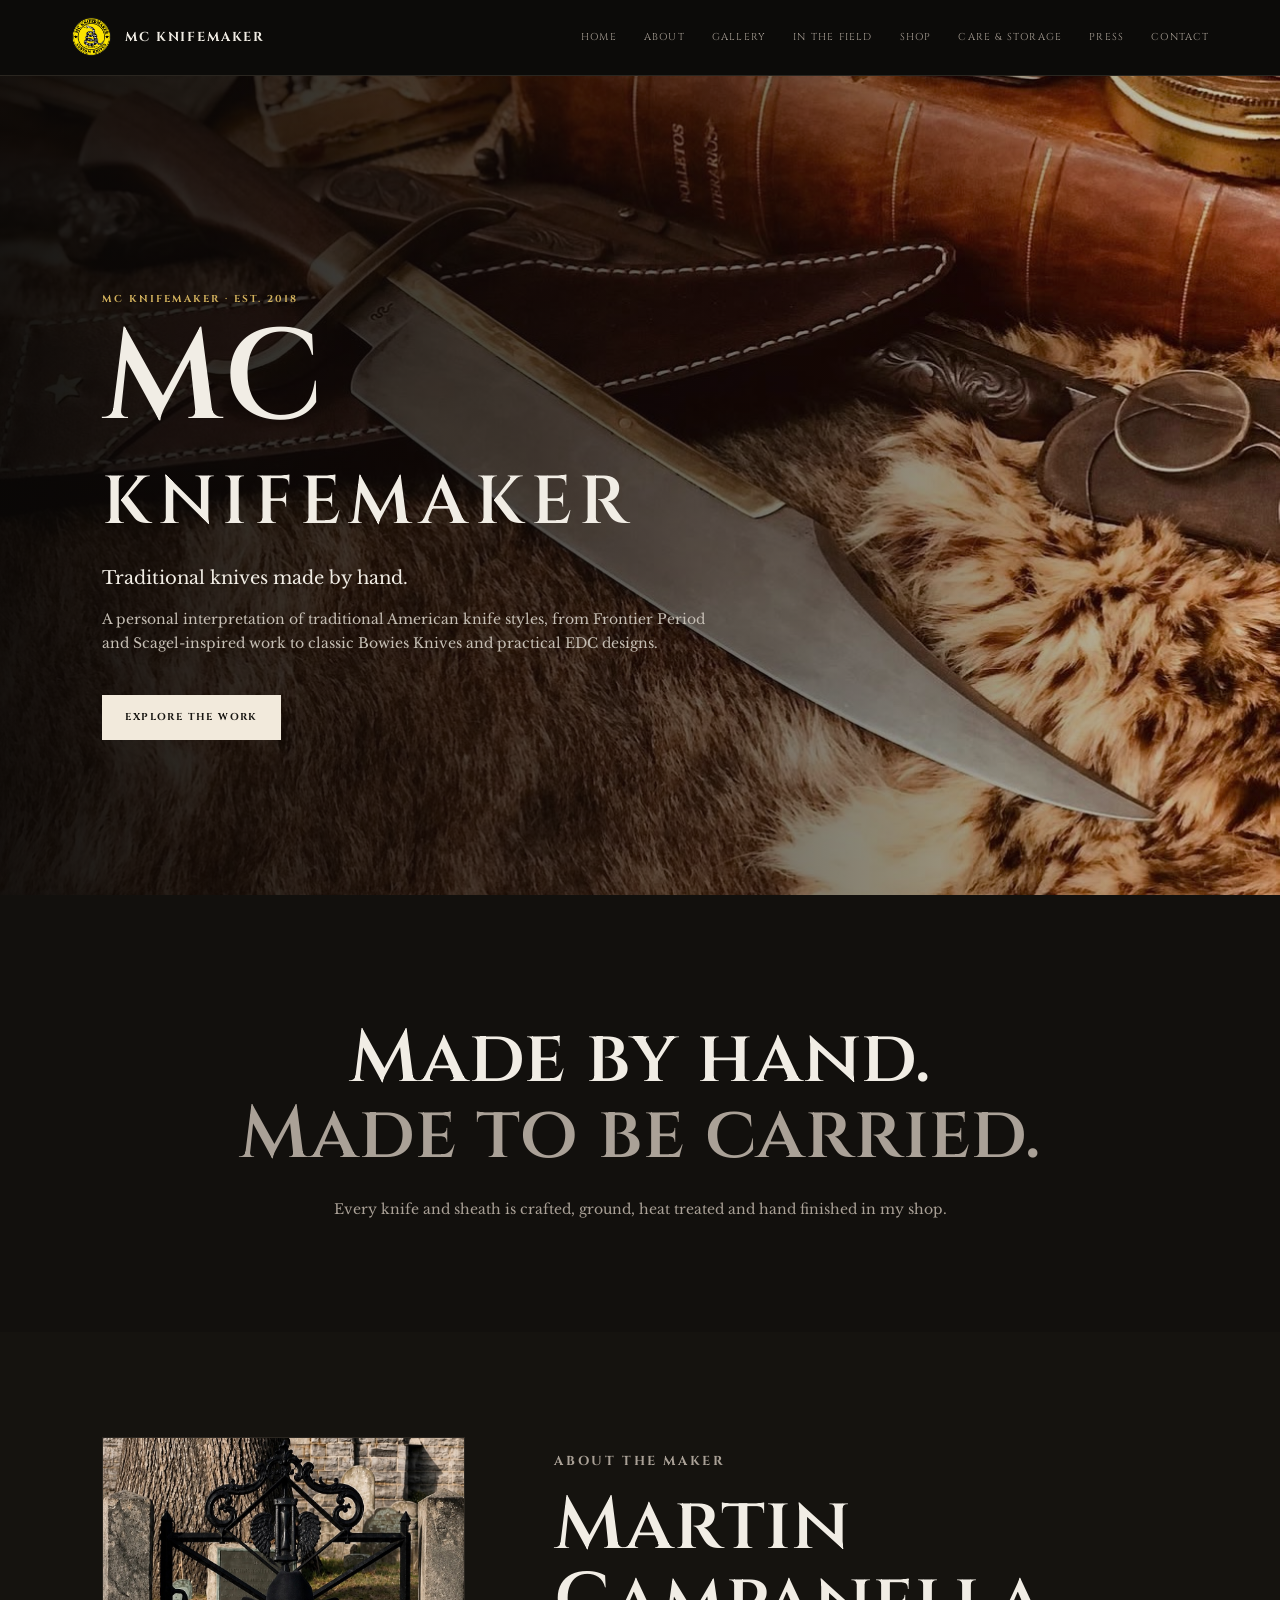
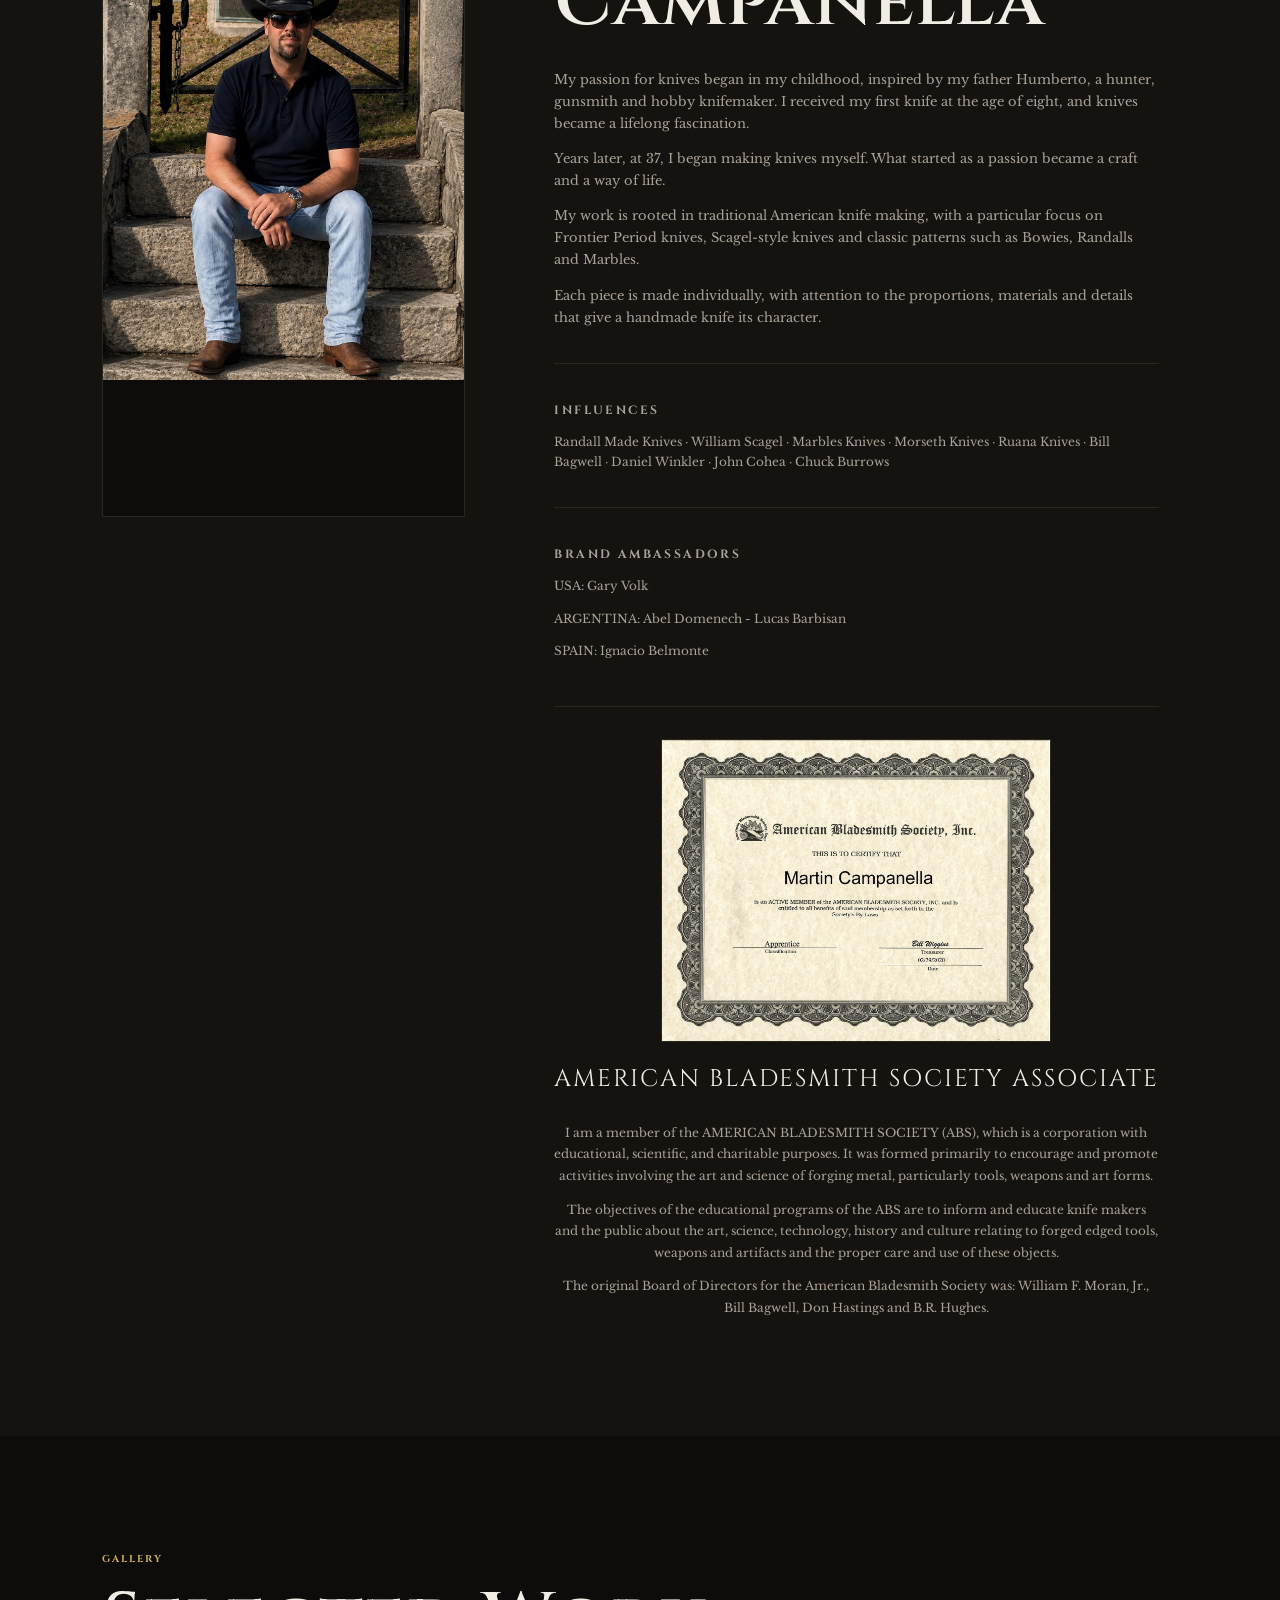
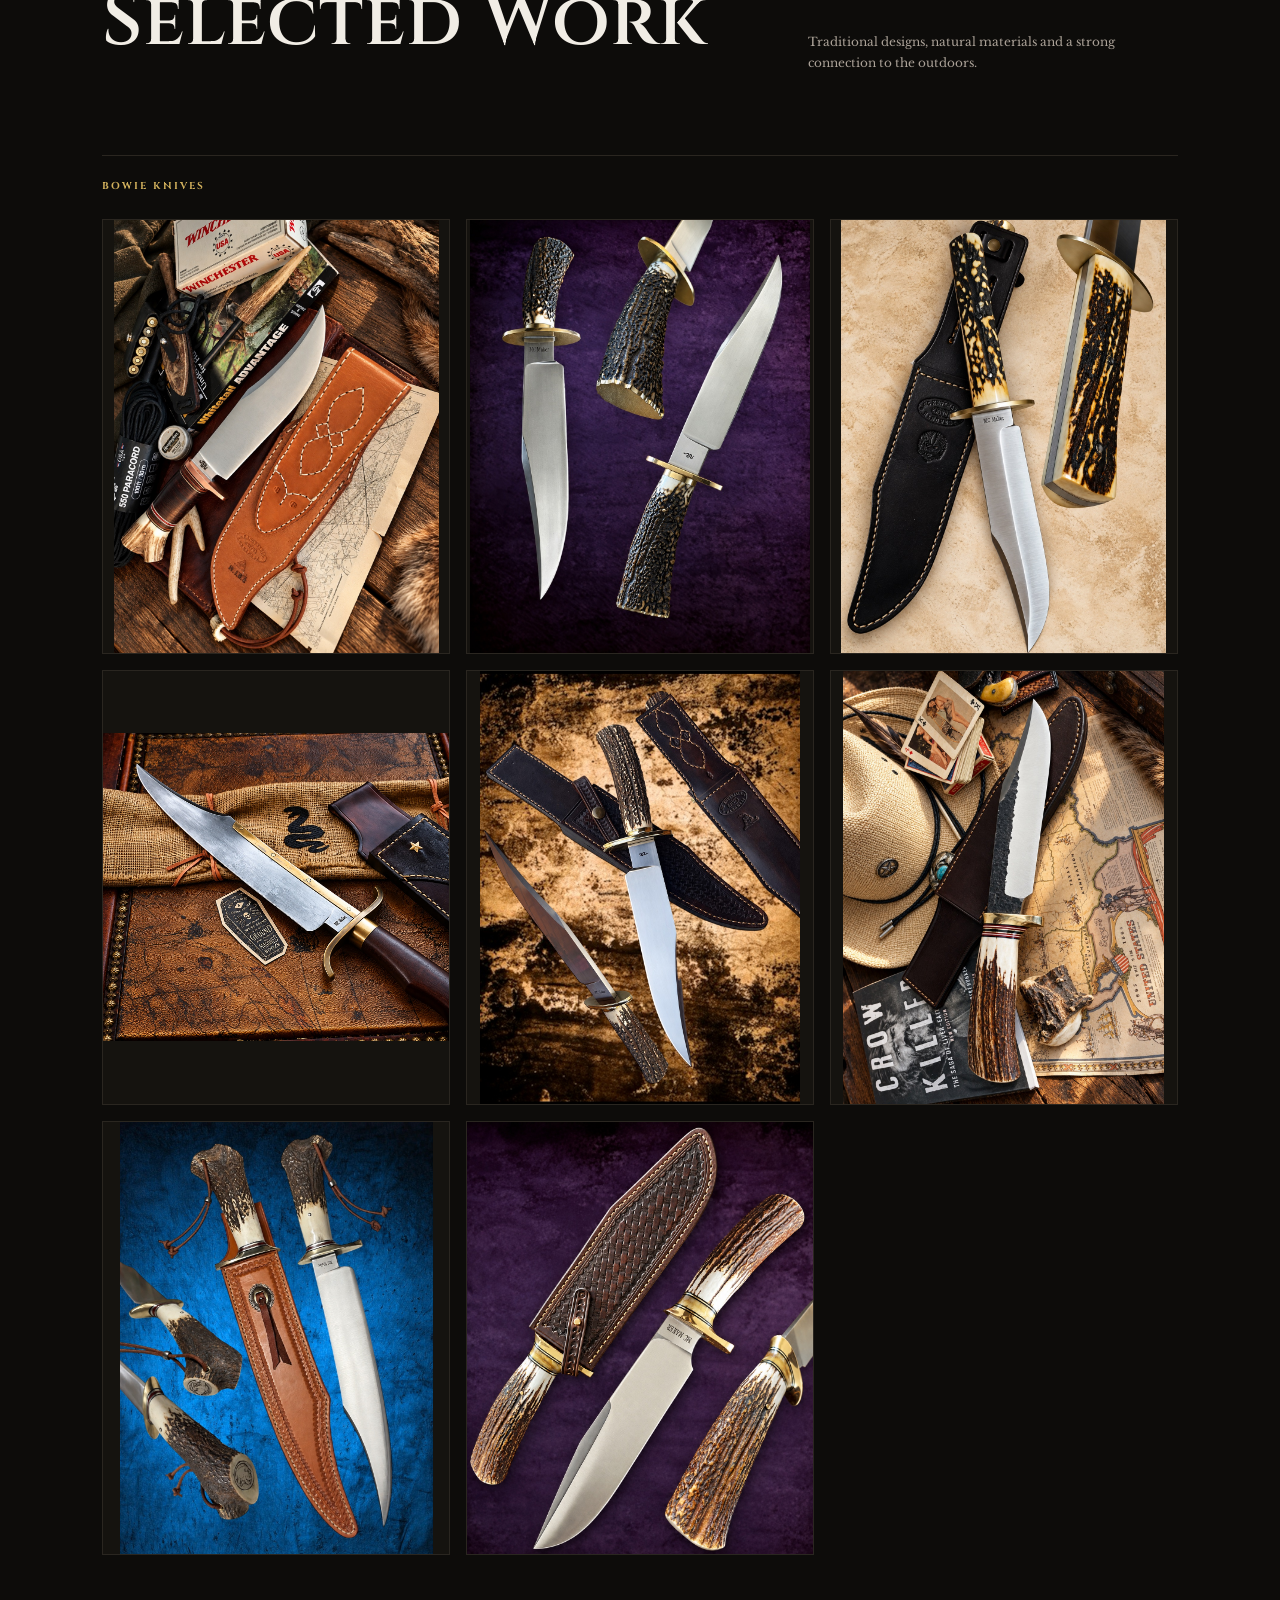
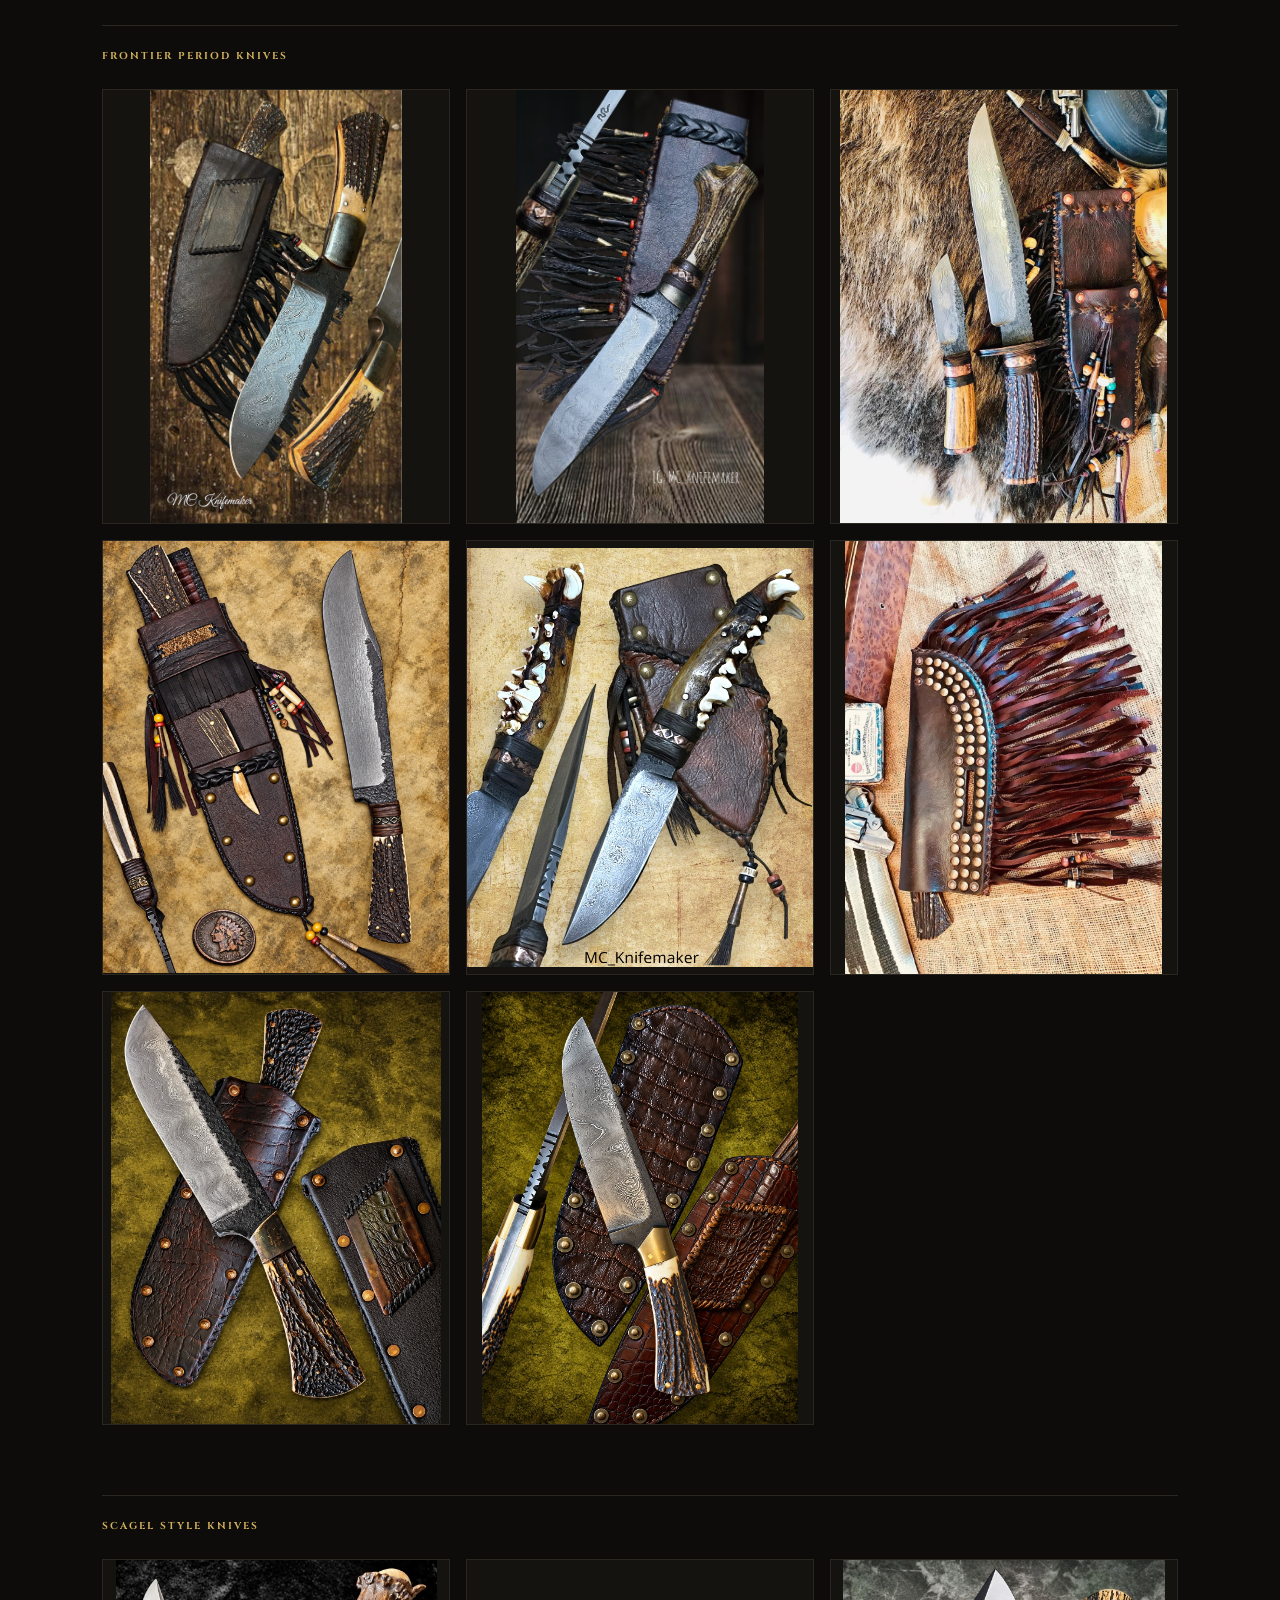
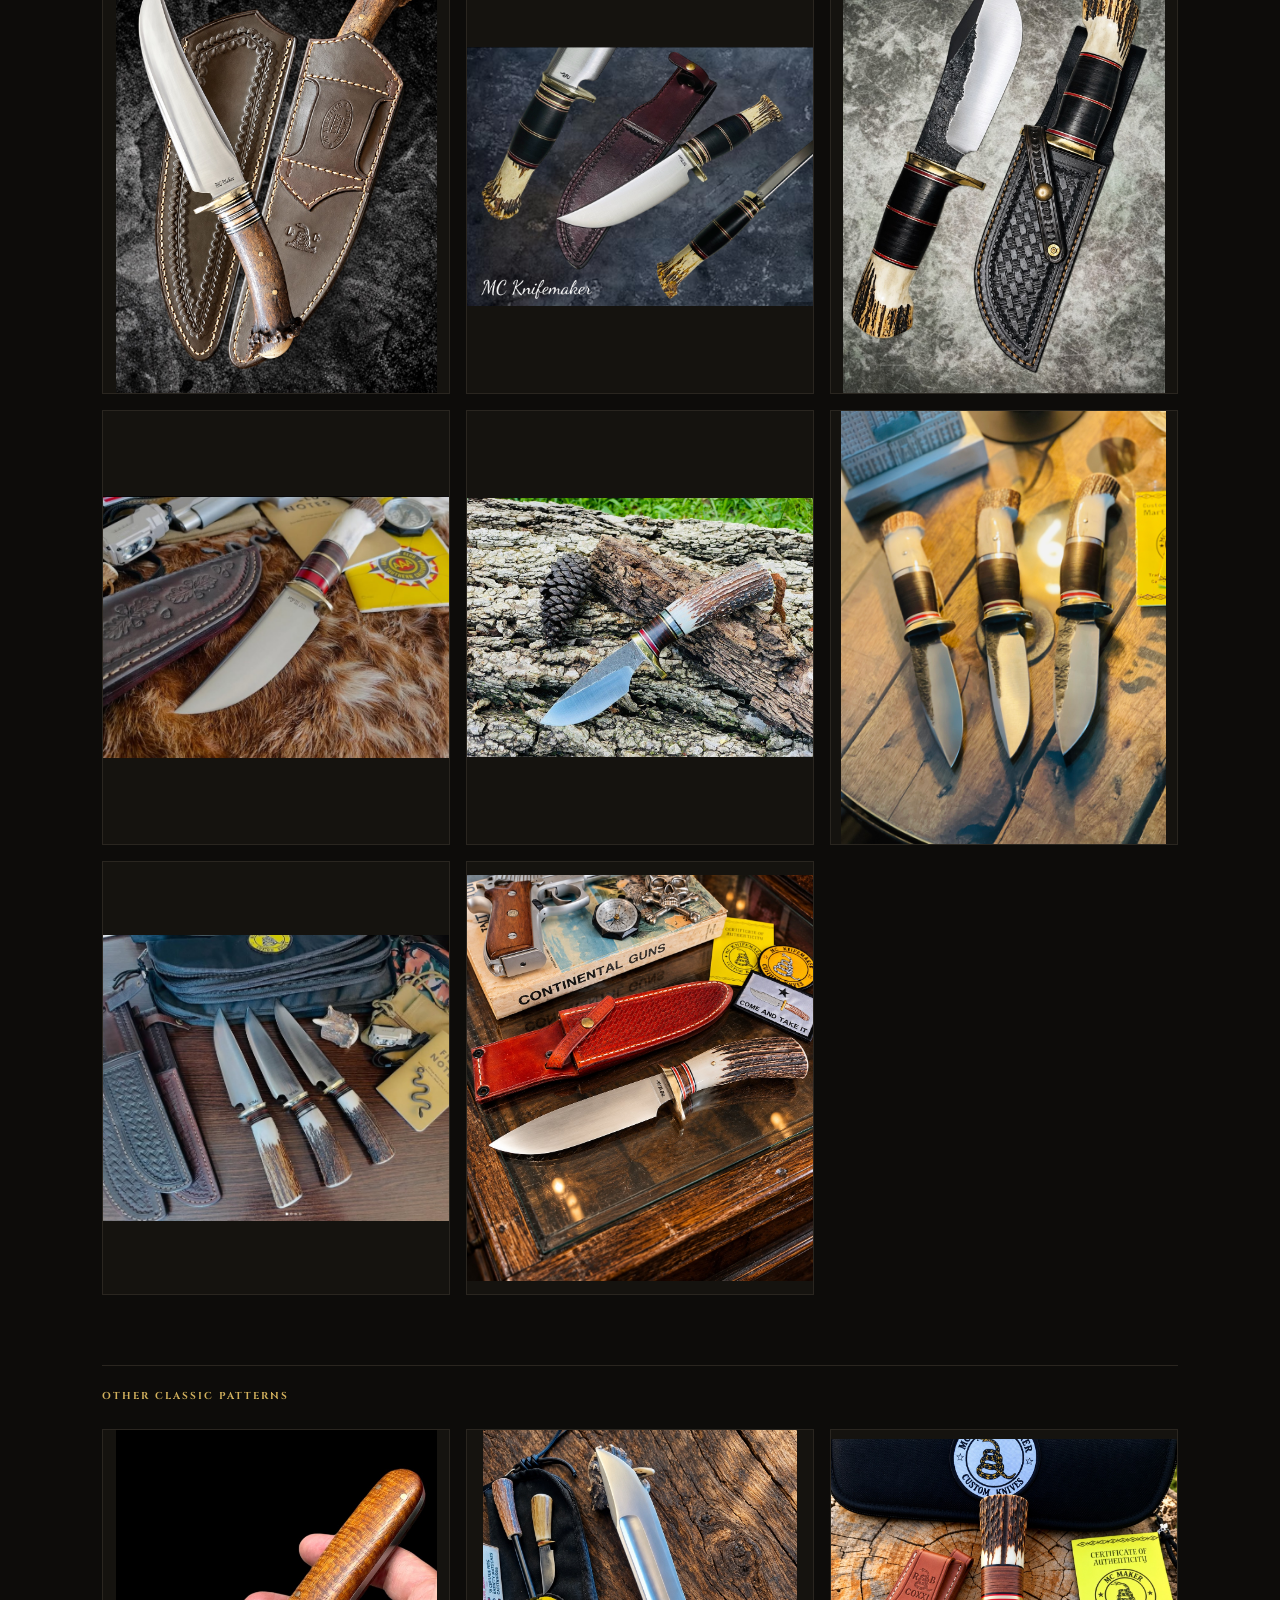
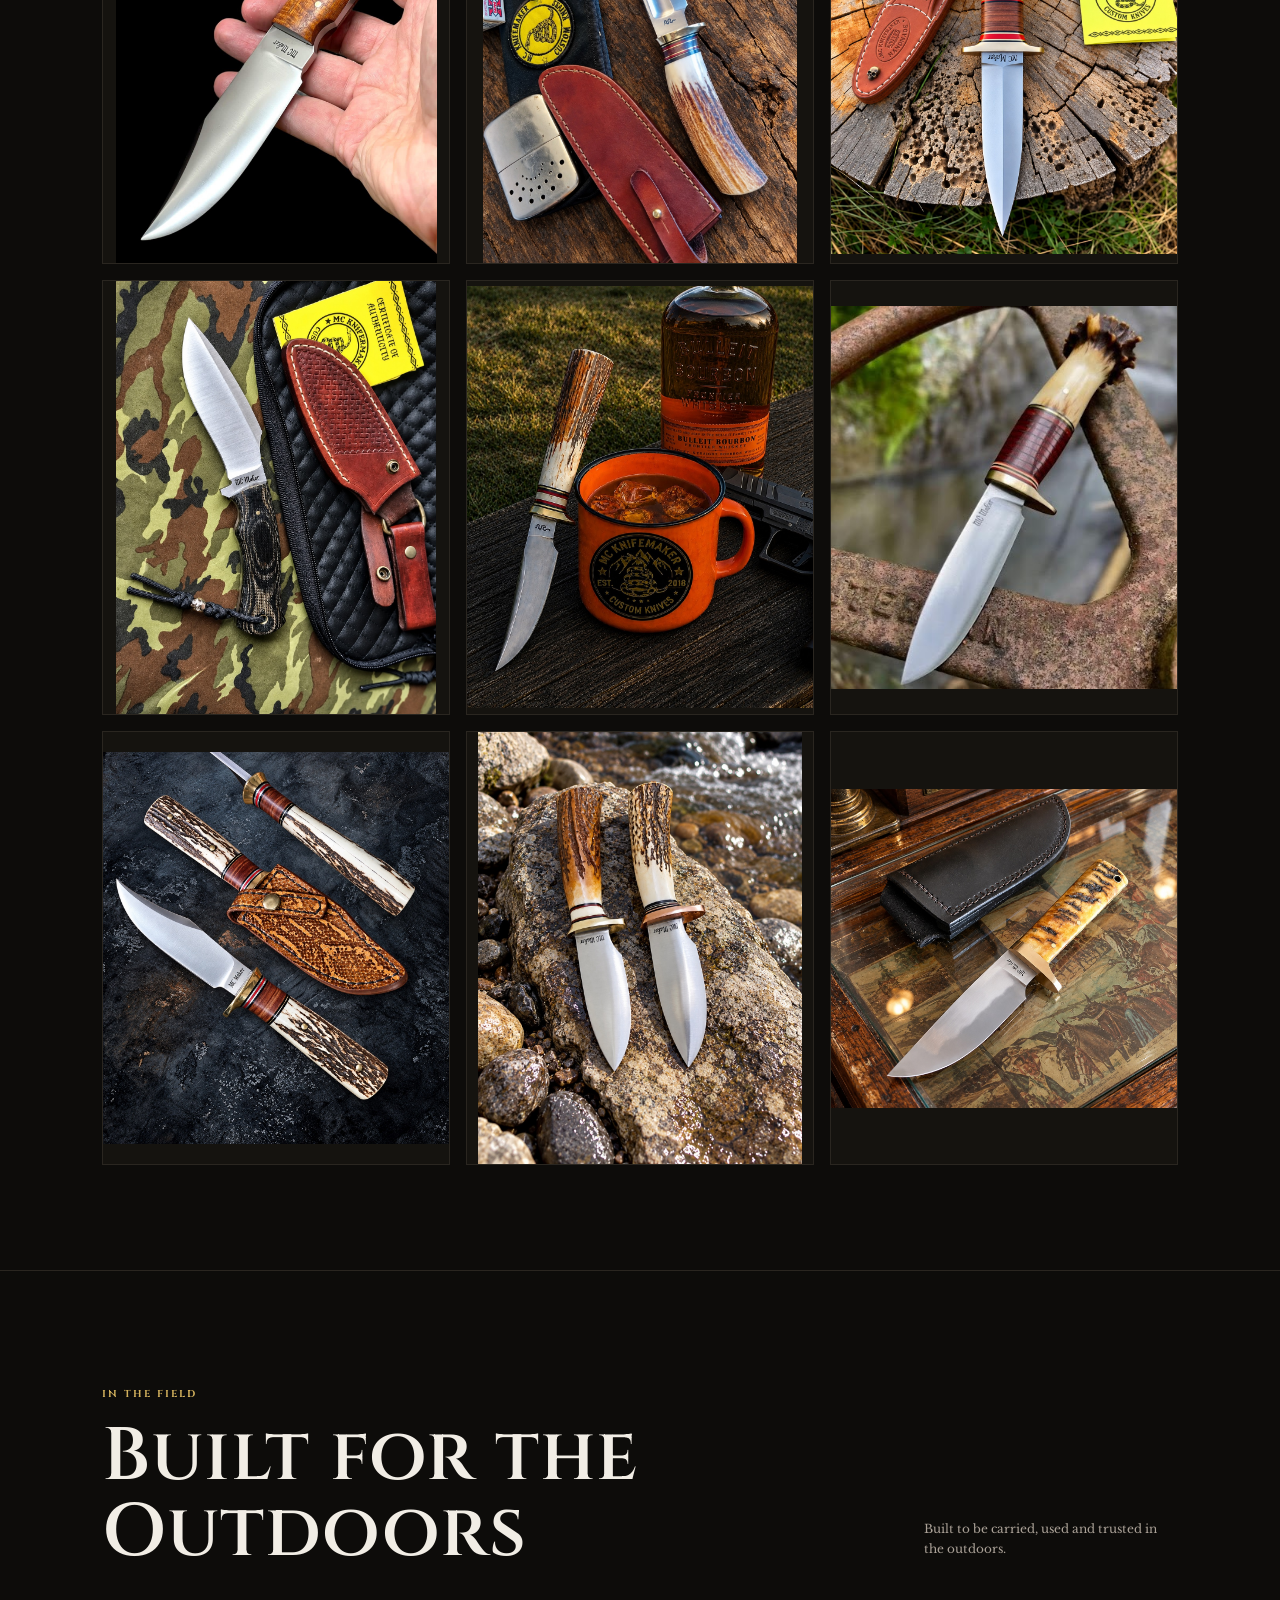
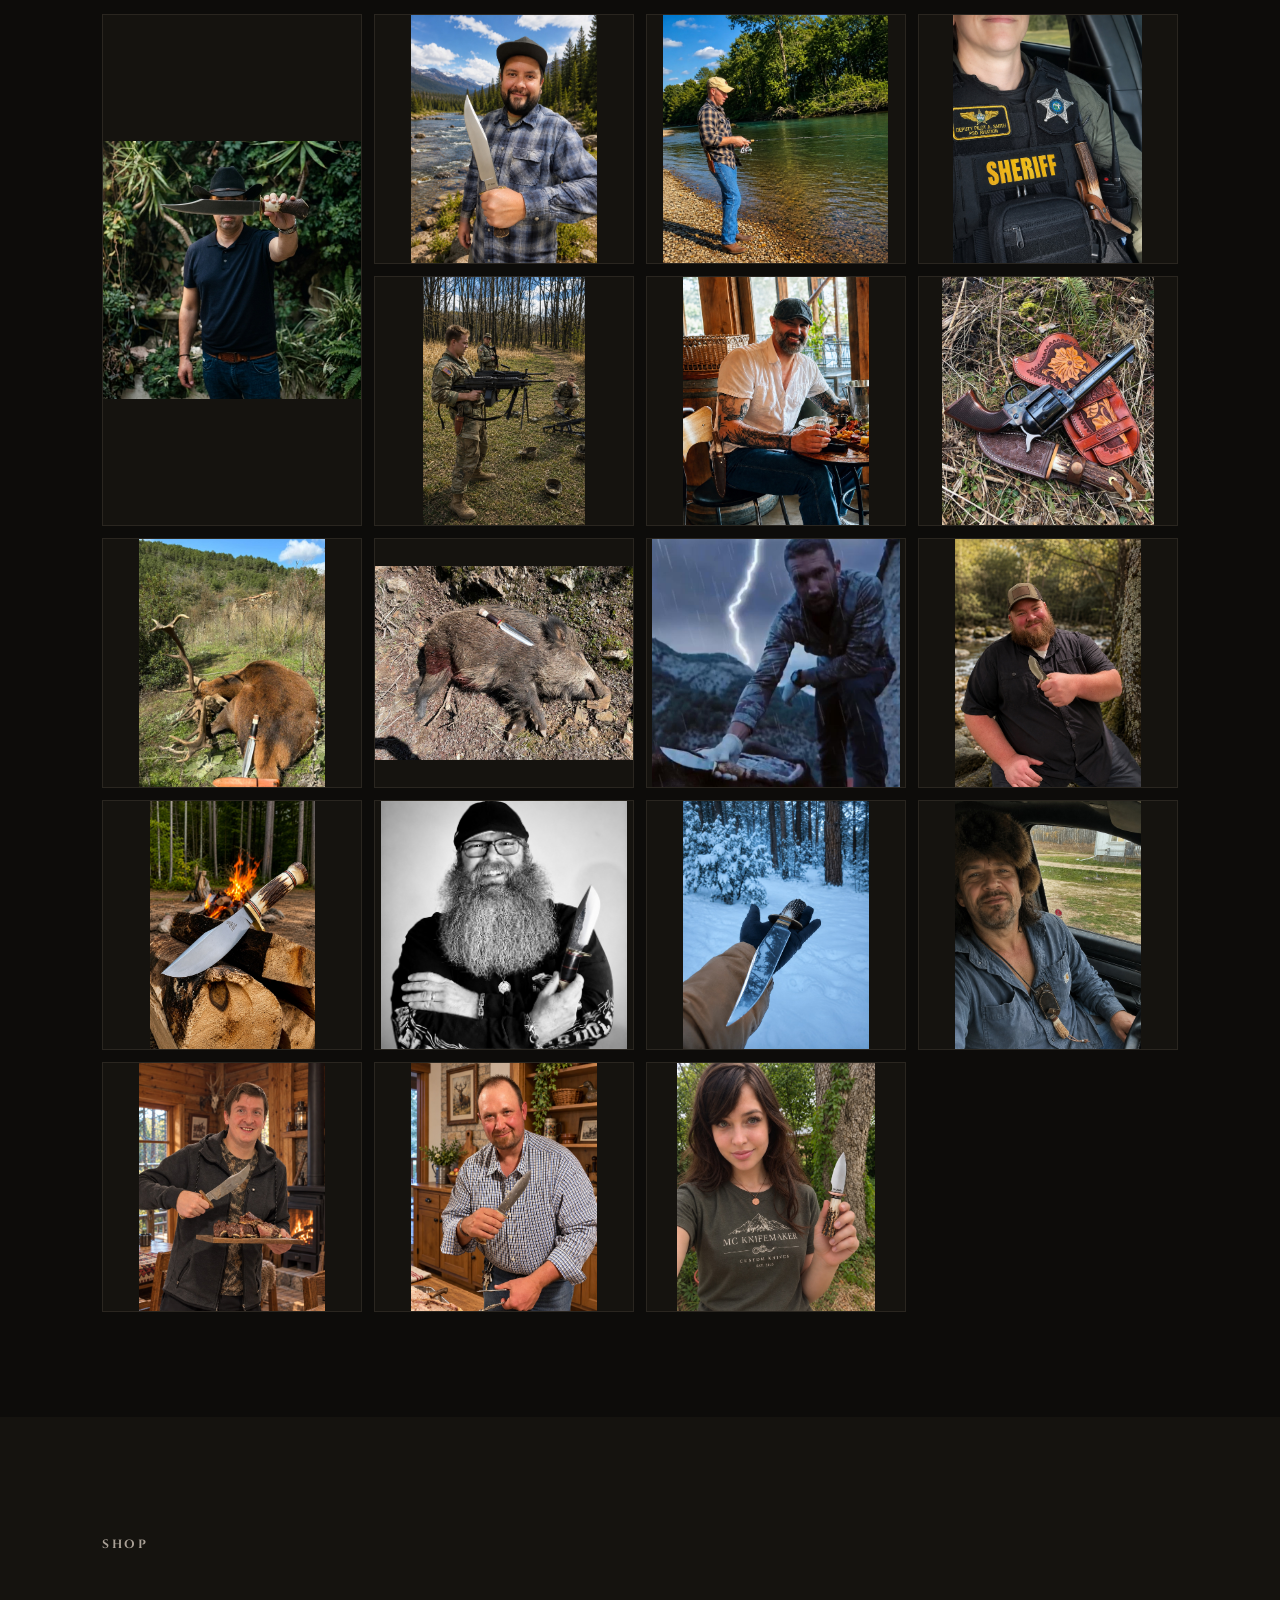
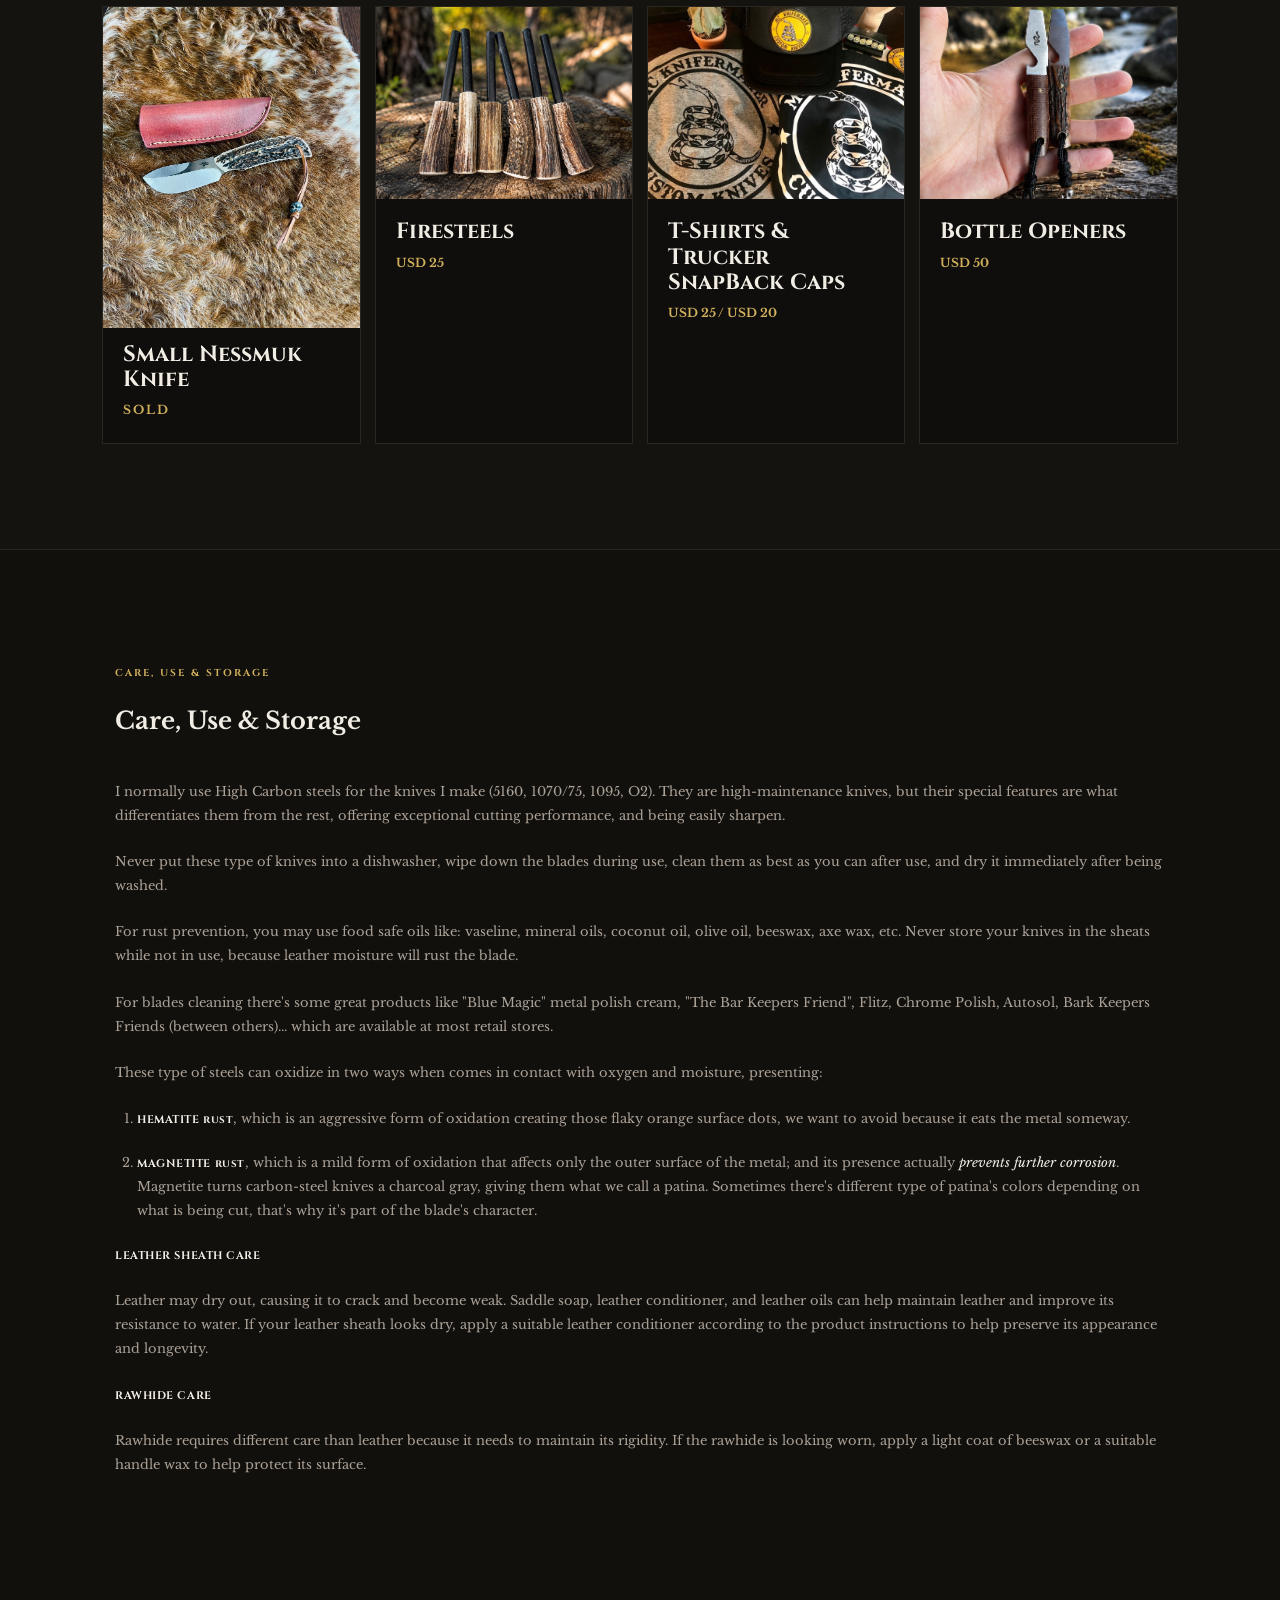
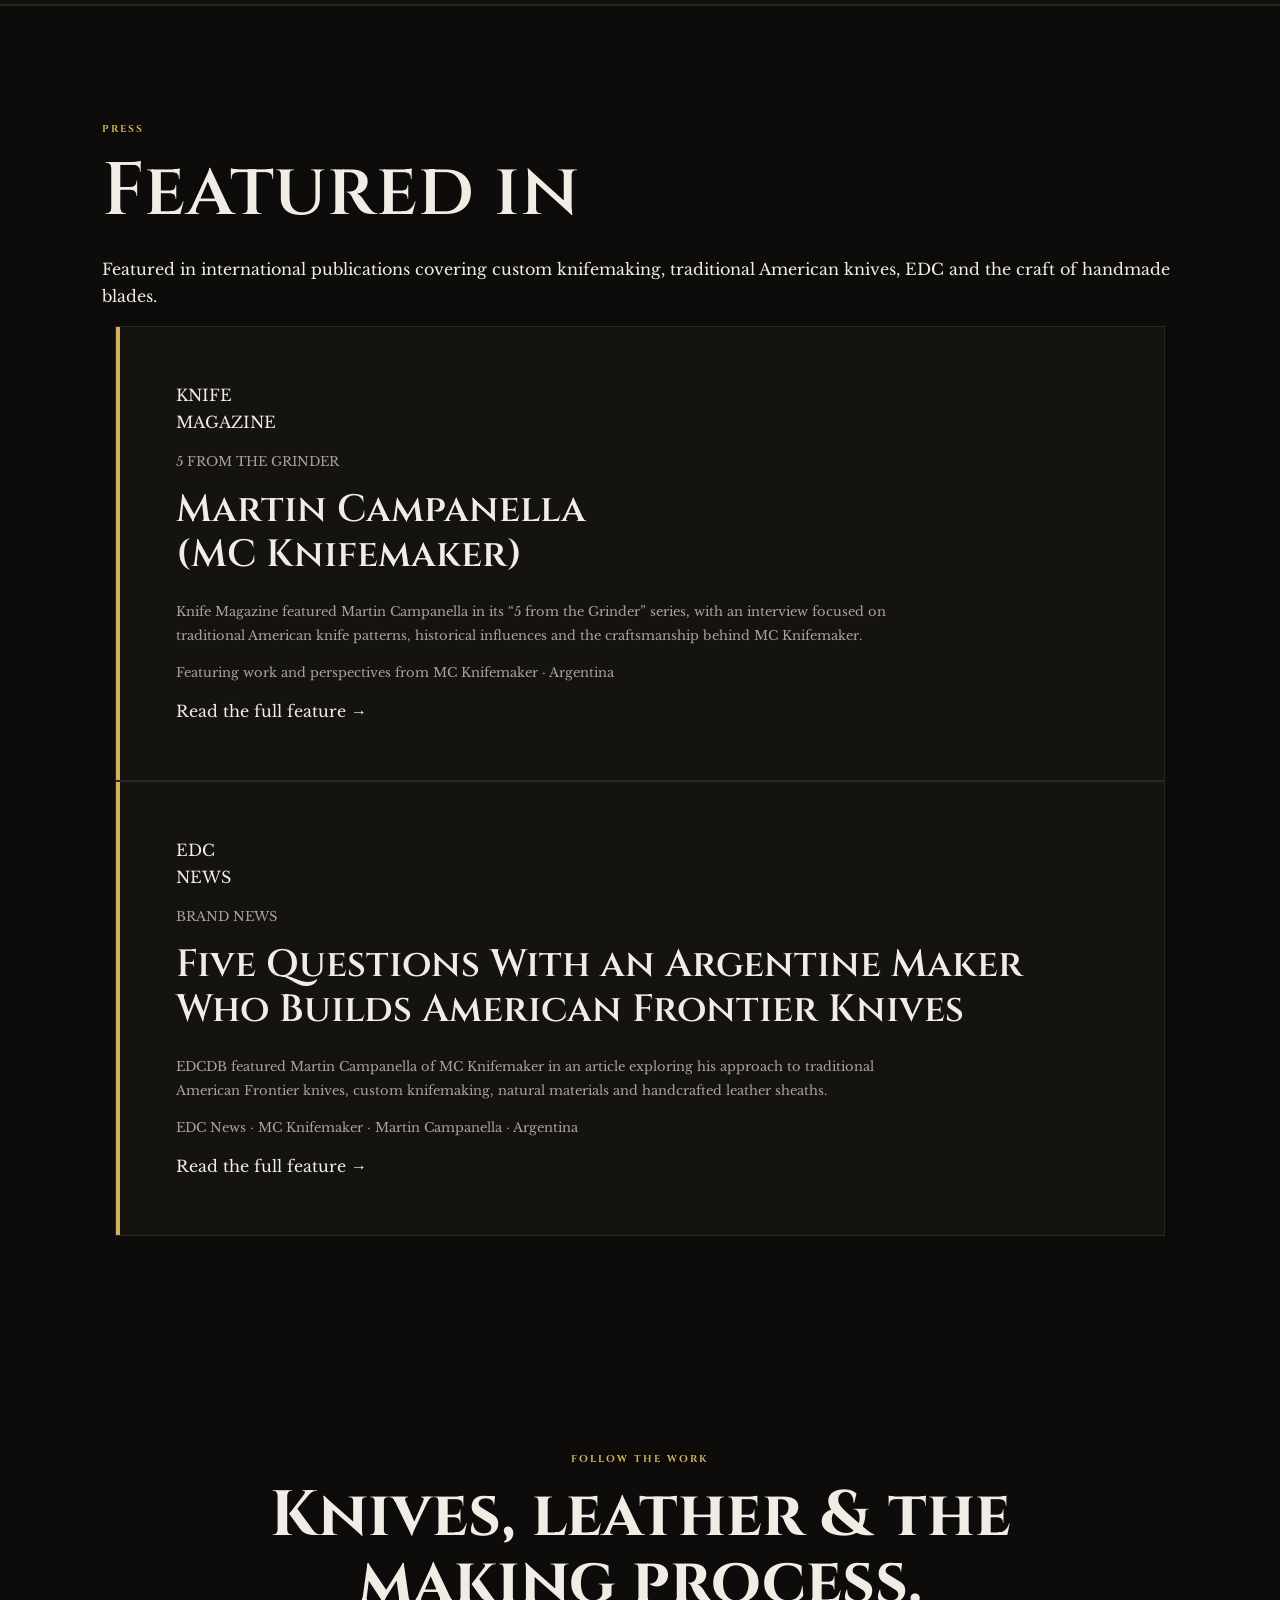
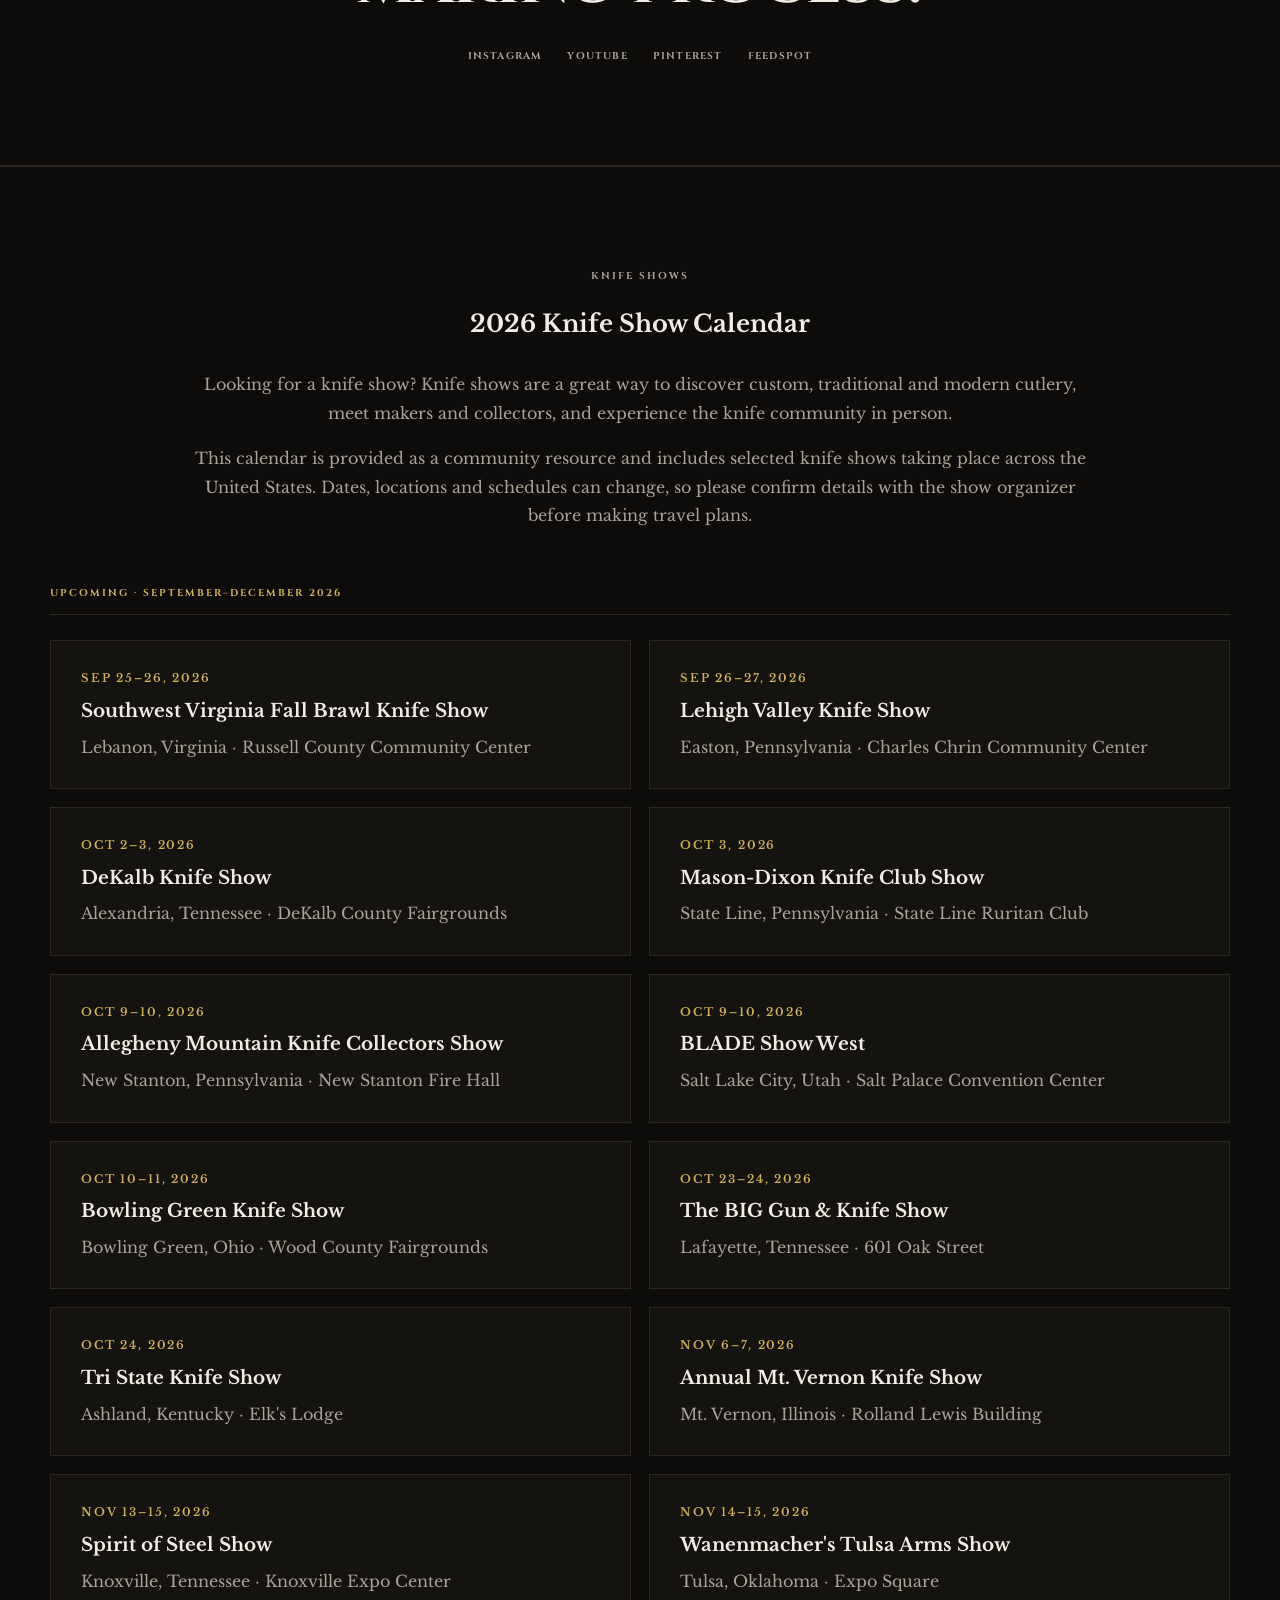
<file: index.html>
<!doctype html>
<html lang="en">
<head>
<meta charset="utf-8">
<meta name="viewport" content="width=device-width,initial-scale=1">
<title>MC Knifemaker | Custom Handmade Knives &amp; Leather Sheaths</title>
<meta name="description" content="MC Knifemaker by Martin Campanella — handmade custom knives, traditional bladesmithing and handcrafted leather sheaths from Buenos Aires, Argentina. Est. 2018.">
<meta name="keywords" content="MC Knifemaker, Martin Campanella, custom knives, handmade knives, hunting knives, outdoor knives, camping knives, bladesmith, knifemaker Argentina, leather knife sheaths">
<meta name="author" content="Martin Campanella — MC Knifemaker">
<meta name="robots" content="index, follow, max-image-preview:large">
<link rel="canonical" href="https://mcknifemaker.foo.ng/">
<link rel="stylesheet" href="style.css">
</head>
<body>

<header class="site-header">
  <a class="brand" href="#home">
    <img src="assets/logo-main.png" alt="MC Knifemaker logo">
    <span>MC KNIFEMAKER</span>
  </a>
  <button class="menu-toggle" aria-label="Open menu">☰</button>
  <nav class="nav">
    <a href="#home">Home</a>
    <a href="#about">About</a>
    <a href="#gallery">Gallery</a>
    <a href="#field">In the Field</a>
    <a href="#shop">Shop</a>
    <a href="#care">Care &amp; Storage</a>
    <a href="#press">Press</a>
    <a href="#contact">Contact</a>
  </nav>
</header>

<main id="home">

<section class="hero">
  <img class="hero-bg" src="assets/hero-main.jpeg" alt="MC Knifemaker handmade knife">
  <div class="hero-overlay"></div>
  <div class="hero-content">
    <p class="eyebrow">MC KNIFEMAKER · EST. 2018</p>
    <h1>MC<br><i>KNIFEMAKER</i></h1>
    <p class="tagline">Traditional knives made by hand.</p>
    <p class="hero-text">A personal interpretation of traditional American knife styles, from Frontier Period and Scagel-inspired work to classic Bowies Knives and practical EDC designs.</p>
    <a class="button" href="#gallery">Explore the work</a>
  </div>
</section>

<section class="statement">
  <p class="eyebrow"></p>
  <h2>Made by hand.<br><span>Made to be carried.</span></h2>
  <p>Every knife and sheath is crafted, ground, heat treated and hand finished in my shop.</p>
</section>

<section id="about" class="about section">
  <div class="about-photo">
    <img src="assets/about-martin-seated.jpg" alt="">
  </div>
  <div class="about-copy">
    <p class="eyebrow">ABOUT THE MAKER</p>
    <h2>Martin<br><span>Campanella</span></h2>
    <p>My passion for knives began in my childhood, inspired by my father Humberto, a hunter, gunsmith and hobby knifemaker. I received my first knife at the age of eight, and knives became a lifelong fascination.</p>
    <p>Years later, at 37, I began making knives myself. What started as a passion became a craft and a way of life.</p>
    <p>My work is rooted in traditional American knife making, with a particular focus on Frontier Period knives, Scagel-style knives and classic patterns such as Bowies, Randalls and Marbles.</p>
    <p>Each piece is made individually, with attention to the proportions, materials and details that give a handmade knife its character.</p>

    <div class="influences">
      <p class="eyebrow">INFLUENCES</p>
      <p>Randall Made Knives · William Scagel · Marbles Knives · Morseth Knives · Ruana Knives · Bill Bagwell · Daniel Winkler · John Cohea · Chuck Burrows</p>
    </div>

    <div class="Ambassadors">
      <p class="eyebrow">BRAND AMBASSADORS</p>
      <p>USA: Gary Volk</p>
      <p>ARGENTINA: Abel Domenech - Lucas Barbisan</p>
      <p>SPAIN: Ignacio Belmonte</p>
    </div>

   <div class="credential" style="width:100%; max-width:100%; display:block; text-align:center;">

    <div class="credential-images" style="width:100%; text-align:center;">
        <img class="abs-diploma"
             src="assets/abs-diploma.jpeg"
             alt="American Bladesmith Society certificate for Martin Campanella">
    </div>

    <div class="credential-copy" style="width:100%; max-width:100%; text-align:center;">

        <h2 class="abs-title">
            AMERICAN BLADESMITH SOCIETY <span>ASSOCIATE</span>
        </h2>
        <p>
            I am a member of the AMERICAN BLADESMITH SOCIETY (ABS), which is a corporation with educational, scientific, and charitable purposes. It was formed primarily to encourage and promote activities involving the art and science of forging metal, particularly tools, weapons and art forms.
        </p>
        <p>
            The objectives of the educational programs of the ABS are to inform and educate knife makers and the public about the art, science, technology, history and culture relating to forged edged tools, weapons and artifacts and the proper care and use of these objects.
        </p>
        <p>
            The original Board of Directors for the American Bladesmith Society was: William F. Moran, Jr., Bill Bagwell, Don Hastings and B.R. Hughes.
        </p>

    </div>

</div>

</div>

</div>
  </div>
</section>


<section id="gallery" class="section gallery-section">

  <div class="section-head">
    <div>
      <p class="eyebrow">GALLERY</p>
      <h2>Selected Work</h2>
    </div>
    <p>Traditional designs, natural materials and a strong connection to the outdoors.</p>
  </div>

  <!-- BOWIE KNIVES -->
  <div class="gallery-category">
    <div class="gallery-category-head">
      <p class="eyebrow">BOWIE KNIVES</p>
    </div>
    <div class="gallery">
      <figure><img src="assets/gallery/bowie/bowie-01.jpg" alt="MC Knifemaker Bowie knife"></figure>
      <figure><img src="assets/gallery/bowie/bowie-02.jpg" alt="MC Knifemaker Bowie knife"></figure>
      <figure><img src="assets/gallery/bowie/bowie-03.jpg" alt="MC Knifemaker Bowie knife"></figure>
      <figure><img src="assets/gallery/bowie/bowie-04.jpg" alt="MC Knifemaker Bowie knife"></figure>
      <figure><img src="assets/gallery/bowie/bowie-05.jpg" alt="MC Knifemaker Bowie knife"></figure>
      <figure><img src="assets/gallery/bowie/bowie-06.jpg" alt="MC Knifemaker Bowie knife"></figure>
      <figure><img src="assets/gallery/bowie/bowie-07.jpg" alt="MC Knifemaker Bowie knife"></figure>
      <figure><img src="assets/gallery/bowie/bowie-08.jpg" alt="MC Knifemaker Bowie knife"></figure>
    </div>
  </div>

  <!-- FRONTIER PERIOD KNIVES -->
  <div class="gallery-category">
    <div class="gallery-category-head">
      <p class="eyebrow">FRONTIER PERIOD KNIVES</p>
    </div>
    <div class="gallery">
      <figure><img src="assets/gallery/frontier/frontier-01.jpg" alt="MC Knifemaker Frontier Period knife"></figure>
      <figure><img src="assets/gallery/frontier/frontier-02.jpg" alt="MC Knifemaker Frontier Period knife"></figure>
      <figure><img src="assets/gallery/frontier/frontier-03.jpg" alt="MC Knifemaker Frontier Period knife"></figure>
      <figure><img src="assets/gallery/frontier/frontier-04.jpg" alt="MC Knifemaker Frontier Period knife"></figure>
      <figure><img src="assets/gallery/frontier/frontier-05.jpg" alt="MC Knifemaker Frontier Period knife"></figure>
      <figure><img src="assets/gallery/frontier/frontier-06.jpg" alt="MC Knifemaker Frontier Period knife"></figure>
      <figure><img src="assets/gallery/frontier/frontier-07.jpg" alt="MC Knifemaker Frontier Period knife"></figure>
      <figure><img src="assets/gallery/frontier/frontier-08.jpg" alt="MC Knifemaker Frontier Period knife"></figure>
    </div>
  </div>

  <!-- SCAGEL STYLE KNIVES -->
  <div class="gallery-category">
    <div class="gallery-category-head">
      <p class="eyebrow">SCAGEL STYLE KNIVES</p>
    </div>
    <div class="gallery">
      <figure><img src="assets/gallery/scagel/scagel-01.jpg" alt="MC Knifemaker Scagel style knife"></figure>
      <figure><img src="assets/gallery/scagel/scagel-02.jpg" alt="MC Knifemaker Scagel style knife"></figure>
      <figure><img src="assets/gallery/scagel/scagel-03.jpg" alt="MC Knifemaker Scagel style knife"></figure>
      <figure><img src="assets/gallery/scagel/scagel-04.jpg" alt="MC Knifemaker Scagel style knife"></figure>
      <figure><img src="assets/gallery/scagel/scagel-05.jpg" alt="MC Knifemaker Scagel style knife"></figure>
      <figure><img src="assets/gallery/scagel/scagel-06.jpg" alt="MC Knifemaker Scagel style knife"></figure>
      <figure><img src="assets/gallery/scagel/scagel-07.jpg" alt="MC Knifemaker Scagel style knife"></figure>
      <figure><img src="assets/gallery/scagel/scagel-08.jpg" alt="MC Knifemaker Scagel style knife"></figure>
    </div>
  </div>

  <!-- OTHER CLASSIC PATTERNS -->
  <div class="gallery-category">
    <div class="gallery-category-head">
      <p class="eyebrow">OTHER CLASSIC PATTERNS</p>
    </div>
    <div class="gallery">
      <figure><img src="assets/gallery/other/other-01.jpg" alt="MC Knifemaker traditional knife"></figure>
      <figure><img src="assets/gallery/other/other-02.jpg" alt="MC Knifemaker traditional knife"></figure>
      <figure><img src="assets/gallery/other/other-03.jpg" alt="MC Knifemaker traditional knife"></figure>
      <figure><img src="assets/gallery/other/other-04.jpg" alt="MC Knifemaker traditional knife"></figure>
      <figure><img src="assets/gallery/other/other-05.jpg" alt="MC Knifemaker traditional knife"></figure>
      <figure><img src="assets/gallery/other/other-06.jpg" alt="MC Knifemaker traditional knife"></figure>
      <figure><img src="assets/gallery/other/other-07.jpg" alt="MC Knifemaker traditional knife"></figure>
      <figure><img src="assets/gallery/other/other-09.jpg" alt="MC Knifemaker traditional knife"></figure>
      <figure><img src="assets/gallery/other/other-10.jpg" alt="MC Knifemaker traditional knife"></figure>
    </div>
  </div>

</section>


<section id="field" class="field section">
  <div class="field-inner">
    <div class="field-head section-head">
      <div><p class="eyebrow">IN THE FIELD</p><h2>Built for the Outdoors</h2></div>
      <p>Built to be carried, used and trusted in the outdoors.</p>
    </div>
    <div class="field-gallery">
      </figure>
      <figure class="field-card field-tall">
        <img src="assets/in-field/Field1.jpeg" alt="MC Knifemaker knife with hunting equipment outdoors">
      </figure>
      <figure class="field-card">
        <img src="assets/in-field/Field2.jpg" alt="MC Knifemaker knife worn in the field">
      </figure>
      <figure class="field-card">
        <img src="assets/in-field/Field3.jpeg" alt="MC Knifemaker knife in the field">
      </figure>
      <figure class="field-card">
        <img src="assets/in-field/Field4.jpeg" alt="MC Knifemaker knife outdoors">
      </figure>
      <figure class="field-card">
        <img src="assets/in-field/Field5.jpeg" alt="MC Knifemaker knife in nature">
      </figure>
      <figure class="field-card">
        <img src="assets/in-field/Field6.jpeg" alt="MC Knifemaker outdoor knife">
      </figure>
      <figure class="field-card">
        <img src="assets/in-field/Field7.jpeg" alt="MC Knifemaker knife outdoors">
      </figure>
      <figure class="field-card">
        <img src="assets/in-field/Field8.jpeg" alt="MC Knifemaker knife in the field">
      </figure>
      <figure class="field-card">
        <img src="assets/in-field/Field9.jpeg" alt="MC Knifemaker knife outdoors">
      </figure>
      <figure class="field-card">
        <img src="assets/in-field/Field10.jpeg" alt="MC Knifemaker knife outdoors">
      </figure>
      <figure class="field-card">
        <img src="assets/in-field/Field11.jpeg" alt="MC Knifemaker knife outdoors">
      </figure>
      </figure>
      <figure class="field-card">
        <img src="assets/in-field/Field12.jpg" alt="MC Knifemaker knife outdoors">
      </figure>
      </figure>
      <figure class="field-card">
        <img src="assets/in-field/Field13.jpg" alt="MC Knifemaker knife outdoors">
      </figure>
      </figure>
      <figure class="field-card">
        <img src="assets/in-field/Field14.jpg" alt="MC Knifemaker knife outdoors">
      </figure>
      </figure>
      <figure class="field-card">
        <img src="assets/in-field/Field15.jpg" alt="MC Knifemaker knife outdoors">
      </figure>
      </figure>
      <figure class="field-card">
        <img src="assets/in-field/Field16.jpg" alt="MC Knifemaker knife outdoors">
      </figure>
	</figure>
      <figure class="field-card">
        <img src="assets/in-field/Field17.jpg" alt="MC Knifemaker knife outdoors">
      </figure>
	</figure>
      <figure class="field-card">
        <img src="assets/in-field/Field18.jpg" alt="MC Knifemaker knife outdoors">
      </figure>

    </div>
  </div>
</section>

<section id="shop" class="section shop">
  <div class="section-head">
    <p class="eyebrow">SHOP</p>
  </div>
  <div class="shop-grid">
    
<article class="shop-card shop-card-knives">
  <a href="small-nessmuk.html?v=2" class="shop-knife-link">
    <img
      src="assets/shop/knives/small-nessmuk/nessmuk1.jpeg"
      alt="MC Knifemaker Small Nessmuk Knife"
    >
    <h3>Small Nessmuk Knife</h3>
  </a>
  <strong class="sold-label">SOLD</strong>
</article>

    <article class="shop-card">
      <img src="assets/shop-firesteels.jpg" alt="MC Knifemaker Firesteels">
      <h3>Firesteels</h3><strong>USD 25</strong>
    </article>
    <article class="shop-card">
      <img src="assets/shop-gear.jpg" alt="MC Knifemaker T-Shirts and Trucker SnapBack Caps">
      <h3>T-Shirts &amp; Trucker SnapBack Caps</h3>
      <strong>USD 25 / USD 20</strong>
    </article>
    <article class="shop-card">
      <img src="assets/shop-bottle-openers.jpg" alt="MC Knifemaker Bottle Openers">
      <h3>Bottle Openers</h3><strong>USD 50</strong>
    </article>
  </div>
</section>

<section id="care" class="care">
  <div class="care-inner">
    <div class="care-heading">
      <p class="eyebrow">CARE, USE &amp; STORAGE</p>
      <h2>Care, Use &amp; Storage</h2>
    </div>

    <div class="care-copy">
      <p>I normally use High Carbon steels for the knives I make (5160, 1070/75, 1095, O2). They are high-maintenance knives, but their special features are what differentiates them from the rest, offering exceptional cutting performance, and being easily sharpen.</p>
      <p>Never put these type of knives into a dishwasher, wipe down the blades during use, clean them as best as you can after use, and dry it immediately after being washed.</p>
      <p>For rust prevention, you may use food safe oils like: vaseline, mineral oils, coconut oil, olive oil, beeswax, axe wax, etc. Never store your knives in the sheats while not in use, because leather moisture will rust the blade.</p>
      <p>For blades cleaning there's some great products like "Blue Magic" metal polish cream, "The Bar Keepers Friend", Flitz, Chrome Polish, Autosol, Bark Keepers Friends (between others)... which are available at most retail stores.</p>
      <p>These type of steels can oxidize in two ways when comes in contact with oxygen and moisture, presenting:</p>
      <ol>
        <li><strong>HEMATITE rust</strong>, which is an aggressive form of oxidation creating those flaky orange surface dots, we want to avoid because it eats the metal someway.</li>
        <li><strong>MAGNETITE rust</strong>, which is a mild form of oxidation that affects only the outer surface of the metal; and its presence actually <em>prevents further corrosion</em>. Magnetite turns carbon-steel knives a charcoal gray, giving them what we call a patina. Sometimes there's different type of patina's colors depending on what is being cut, that's why it's part of the blade's character.</li>
      </ol>


<p><strong>LEATHER SHEATH CARE</strong></p>

<p>
  Leather may dry out, causing it to crack and become weak.
  Saddle soap, leather conditioner, and leather oils can help
  maintain leather and improve its resistance to water.
  If your leather sheath looks dry, apply a suitable leather
  conditioner according to the product instructions to help
  preserve its appearance and longevity.
</p>

<p><strong>RAWHIDE CARE</strong></p>

<p>
  Rawhide requires different care than leather because it needs
  to maintain its rigidity. If the rawhide is looking worn,
  apply a light coat of beeswax or a suitable handle wax to
  help protect its surface.
</p>

    </div>



</section>

<section id="press" class="press section">
  <div class="press-inner">

    <div class="press-heading">
      <p class="eyebrow">PRESS</p>
      <h2>Featured in</h2>
      <p class="press-intro">
        Featured in international publications covering custom knifemaking,
        traditional American knives, EDC and the craft of handmade blades.
      </p>
    </div>

    <!-- KNIFE MAGAZINE -->
    <article class="press-card">
      <div class="press-card-mark">
        KNIFE<br><span>MAGAZINE</span>
      </div>

      <div class="press-card-copy">
        <p class="press-kicker">5 FROM THE GRINDER</p>

        <h3>
          Martin Campanella<br>
          <span>(MC Knifemaker)</span>
        </h3>

        <p>
          Knife Magazine featured Martin Campanella in its
          “5 from the Grinder” series, with an interview focused on
          traditional American knife patterns, historical influences
          and the craftsmanship behind MC Knifemaker.
        </p>

        <p class="press-meta">
          Featuring work and perspectives from MC Knifemaker · Argentina
        </p>

        <a
          class="press-button"
          href="https://www.knifemagazine.com/5-from-the-grinder-martin-campanella-mc-knifemaker/"
          target="_blank"
          rel="noopener noreferrer">
          Read the full feature →
        </a>
      </div>
    </article>


    <!-- EDCDB -->
    <article class="press-card">

      <div class="press-card-mark">
        EDC<br><span>NEWS</span>
      </div>

      <div class="press-card-copy">

        <p class="press-kicker">BRAND NEWS</p>

        <h3>
          Five Questions With an Argentine Maker<br>
          <span>Who Builds American Frontier Knives</span>
        </h3>

        <p>
          EDCDB featured Martin Campanella of MC Knifemaker in an article
          exploring his approach to traditional American Frontier knives,
          custom knifemaking, natural materials and handcrafted leather
          sheaths.
        </p>

        <p class="press-meta">
          EDC News · MC Knifemaker · Martin Campanella · Argentina
        </p>

        <a
          class="press-button"
          href="https://edcdb.com/news/five-questions-with-an-argentine-maker-who-builds-american-frontier-knives"
          target="_blank"
          rel="noopener noreferrer">
          Read the full feature →
        </a>

      </div>
    </article>

  </div>
</section>
<section class="social-band">
  <p class="eyebrow">FOLLOW THE WORK</p>
  <h2>Knives, leather &amp; the making process.</h2>
  <div class="socials">
    <a href="https://www.instagram.com/mc_knifemaker/" target="_blank" rel="noopener">Instagram</a>
    <a href="https://www.youtube.com/@MCKNIFEMAKER" target="_blank" rel="noopener">YouTube</a>
    <a href="https://ar.pinterest.com/mcknifemaker/" target="_blank" rel="noopener">Pinterest</a>
    <a href="https://influencers.feedspot.com/knife_instagram_influencers/" target="_blank" rel="noopener">Feedspot</a>
  </div>
</section>

<section id="shows" class="shows-section">
  <div class="shows-inner">

    <div class="shows-intro">
      <p class="eyebrow">KNIFE SHOWS</p>
      <h2>2026 Knife Show Calendar</h2>

      <p>
        Looking for a knife show? Knife shows are a great way to discover
        custom, traditional and modern cutlery, meet makers and collectors,
        and experience the knife community in person.
      </p>

      <p>
        This calendar is provided as a community resource and includes
        selected knife shows taking place across the United States.
        Dates, locations and schedules can change, so please confirm details
        with the show organizer before making travel plans.
      </p>
    </div>

    <div class="shows-block">
      <div class="shows-block-head">
        <p class="eyebrow">UPCOMING · SEPTEMBER–DECEMBER 2026</p>
      </div>

      <div class="show-list">

        <article class="show-item">
          <div class="show-date">SEP 25–26, 2026</div>
          <div>
            <h3>Southwest Virginia Fall Brawl Knife Show</h3>
            <p>Lebanon, Virginia · Russell County Community Center</p>
          </div>
        </article>

        <article class="show-item">
          <div class="show-date">SEP 26–27, 2026</div>
          <div>
            <h3>Lehigh Valley Knife Show</h3>
            <p>Easton, Pennsylvania · Charles Chrin Community Center</p>
          </div>
        </article>

        <article class="show-item">
          <div class="show-date">OCT 2–3, 2026</div>
          <div>
            <h3>DeKalb Knife Show</h3>
            <p>Alexandria, Tennessee · DeKalb County Fairgrounds</p>
          </div>
        </article>

        <article class="show-item">
          <div class="show-date">OCT 3, 2026</div>
          <div>
            <h3>Mason-Dixon Knife Club Show</h3>
            <p>State Line, Pennsylvania · State Line Ruritan Club</p>
          </div>
        </article>

        <article class="show-item">
          <div class="show-date">OCT 9–10, 2026</div>
          <div>
            <h3>Allegheny Mountain Knife Collectors Show</h3>
            <p>New Stanton, Pennsylvania · New Stanton Fire Hall</p>
          </div>
        </article>

        <article class="show-item">
          <div class="show-date">OCT 9–10, 2026</div>
          <div>
            <h3>BLADE Show West</h3>
            <p>Salt Lake City, Utah · Salt Palace Convention Center</p>
          </div>
        </article>

        <article class="show-item">
          <div class="show-date">OCT 10–11, 2026</div>
          <div>
            <h3>Bowling Green Knife Show</h3>
            <p>Bowling Green, Ohio · Wood County Fairgrounds</p>
          </div>
        </article>

        <article class="show-item">
          <div class="show-date">OCT 23–24, 2026</div>
          <div>
            <h3>The BIG Gun &amp; Knife Show</h3>
            <p>Lafayette, Tennessee · 601 Oak Street</p>
          </div>
        </article>

        <article class="show-item">
          <div class="show-date">OCT 24, 2026</div>
          <div>
            <h3>Tri State Knife Show</h3>
            <p>Ashland, Kentucky · Elk's Lodge</p>
          </div>
        </article>

        <article class="show-item">
          <div class="show-date">NOV 6–7, 2026</div>
          <div>
            <h3>Annual Mt. Vernon Knife Show</h3>
            <p>Mt. Vernon, Illinois · Rolland Lewis Building</p>
          </div>
        </article>

        <article class="show-item">
          <div class="show-date">NOV 13–15, 2026</div>
          <div>
            <h3>Spirit of Steel Show</h3>
            <p>Knoxville, Tennessee · Knoxville Expo Center</p>
          </div>
        </article>

        <article class="show-item">
          <div class="show-date">NOV 14–15, 2026</div>
          <div>
            <h3>Wanenmacher's Tulsa Arms Show</h3>
            <p>Tulsa, Oklahoma · Expo Square</p>
          </div>
        </article>

        <article class="show-item">
          <div class="show-date">NOV 20–21, 2026</div>
          <div>
            <h3>Kentucky Knife Exposition Show</h3>
            <p>Shepherdsville, Kentucky · Paroquet Springs Conference Centre</p>
          </div>
        </article>

        <article class="show-item">
          <div class="show-date">DEC 12, 2026</div>
          <div>
            <h3>Rocky Top Knife Traders Show</h3>
            <p>Rutledge, Tennessee · AG Pavilion</p>
          </div>
        </article>

      </div>
    </div>

    <div class="shows-block shows-archive">
      <div class="shows-block-head">
        <p class="eyebrow">EARLY DATES · 2027</p>
      </div>

      <div class="show-list">

        <article class="show-item">
          <div class="show-date">MAR 12–13, 2027</div>
          <div>
            <h3>BLADE Show Texas</h3>
            <p>Fort Worth, Texas · Fort Worth Convention Center</p>
          </div>
        </article>

        <article class="show-item">
          <div class="show-date">MAR 18–19, 2027</div>
          <div>
            <h3>Kentucky Knife Exposition Show</h3>
            <p>Shepherdsville, Kentucky · Paroquet Springs Conference Centre</p>
          </div>
        </article>

      </div>
    </div>

    <p class="shows-note">
      <strong>Community note:</strong>
      MC Knifemaker is not affiliated with the shows listed above.
      This section is intended as an informational resource for knife
      enthusiasts, collectors and makers. Always check the organizer's
      current information before traveling.
    </p>

  </div>
</section>

<section id="contact" class="contact section">
  <p class="eyebrow">CONTACT</p>
  <h2>Get in Touch</h2>
  <p>For custom knives, collaborations or inquiries.</p>
  <div class="links">
    <a href="mailto:martincampanella@hotmail.com">EMAIL</a>
  </div>
</section>

</main>
<footer>
  <div class="footer-brand"><img src="assets/logo-main.png" alt="MC Knifemaker logo"><span>MC KNIFEMAKER</span></div>
  <p>Knifemaker &amp; Leathersmith · Buenos Aires, Argentina · Est. 2018</p>
  <small>© 2026 MC Knifemaker. All rights reserved.</small>
</footer>

<script>
const toggle=document.querySelector('.menu-toggle'), nav=document.querySelector('.nav');
if(toggle) toggle.addEventListener('click',()=>nav.classList.toggle('open'));
document.querySelectorAll('.nav a').forEach(a=>a.addEventListener('click',()=>nav.classList.remove('open')));
</script>
</body>
</html>
</file>
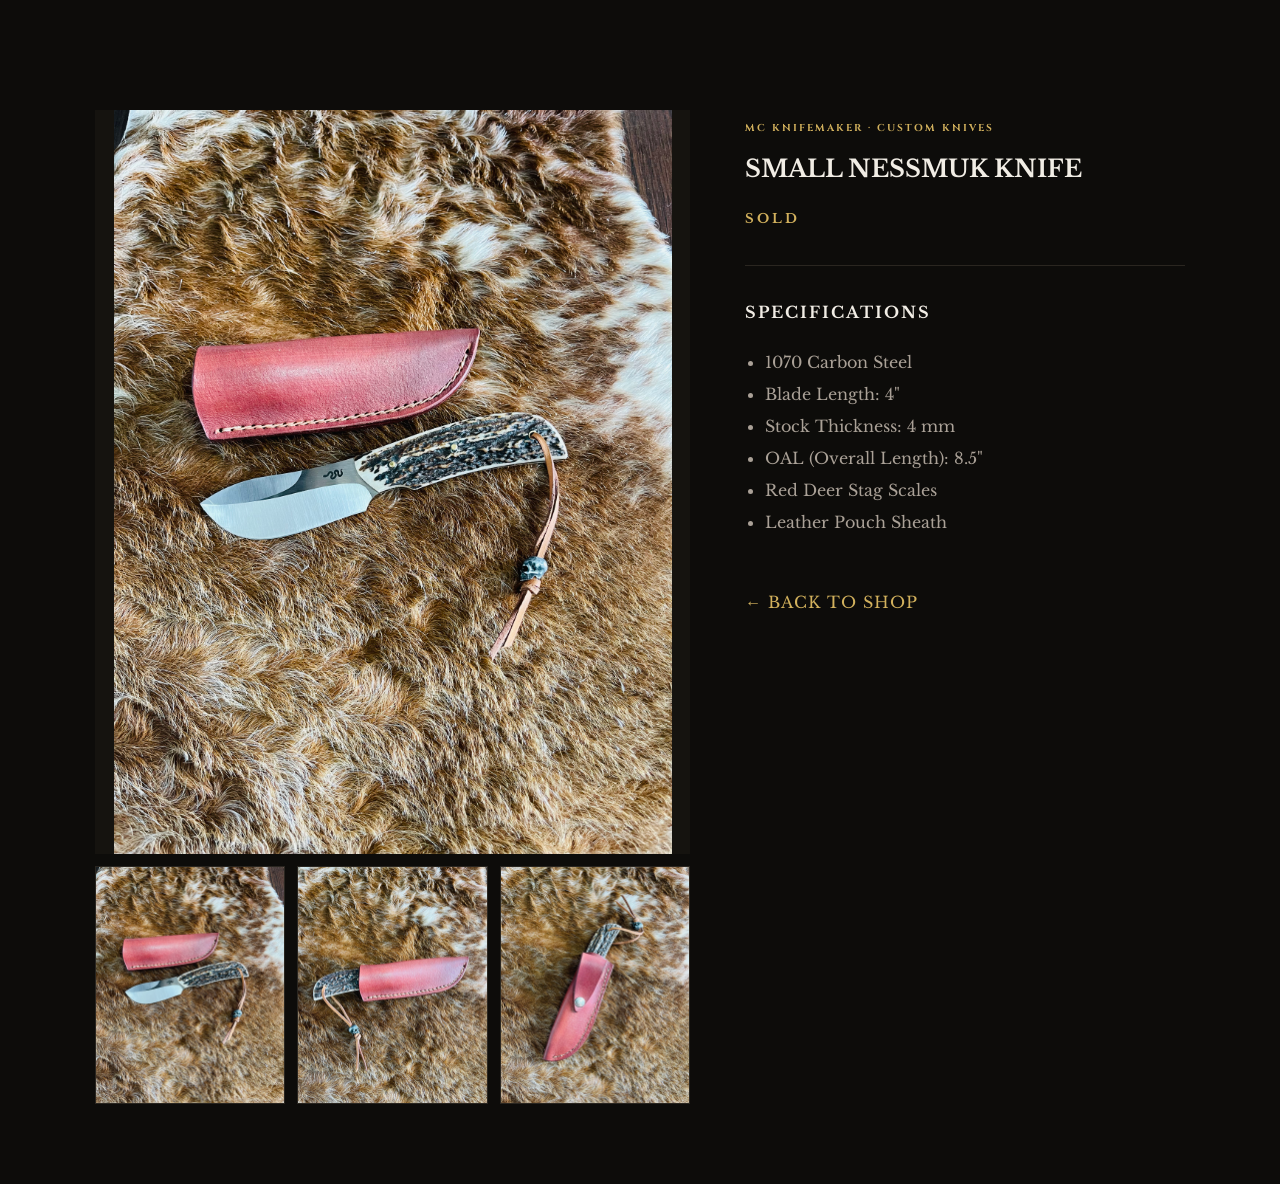
<file: small-nessmuk.html>
<!DOCTYPE html>
<html lang="en">
<head>
  <meta charset="UTF-8">
  <meta name="viewport" content="width=device-width, initial-scale=1">
  <title>Small Nessmuk Knife | MC Knifemaker</title>
  <meta name="description" content="Small Nessmuk Knife handcrafted by MC Knifemaker. 1070 carbon steel, red deer stag scales and leather pouch sheath.">
  <link rel="stylesheet" href="style.css">

  <style>
    .knife-detail {
      max-width: 1150px;
      margin: 0 auto;
      padding: 110px 30px 80px;
      color: var(--text);
    }

    .knife-detail-grid {
      display: grid;
      grid-template-columns: 1.15fr 0.85fr;
      gap: 55px;
      align-items: start;
    }

    .knife-main-image {
      width: 100%;
      display: block;
      aspect-ratio: 4 / 5;
      object-fit: contain;
      background: var(--panel);
    }

    .knife-thumbnails {
      display: grid;
      grid-template-columns: repeat(3, 1fr);
      gap: 12px;
      margin-top: 12px;
    }

    .knife-thumbnails img {
      width: 100%;
      aspect-ratio: 4 / 5;
      object-fit: cover;
      cursor: pointer;
      border: 1px solid var(--line);
    }

    .knife-info h1 {
      margin: 12px 0 18px;
    }

    .knife-sold {
      color: var(--gold);
      letter-spacing: 3px;
      font-size: 13px;
      font-weight: bold;
    }

    .knife-specs {
      margin-top: 35px;
      border-top: 1px solid var(--line);
      padding-top: 20px;
    }

    .knife-specs h2 {
      font-size: 16px;
      letter-spacing: 2px;
      margin-bottom: 20px;
    }

    .knife-specs ul {
      padding-left: 20px;
      line-height: 2;
      color: var(--muted);
    }

    .knife-back {
      display: inline-block;
      margin-top: 35px;
      color: var(--gold);
      text-decoration: none;
      letter-spacing: 1px;
    }

    @media (max-width: 760px) {
      .knife-detail {
        padding: 90px 20px 55px;
      }

      .knife-detail-grid {
        grid-template-columns: 1fr;
        gap: 35px;
      }
    }
  </style>
</head>

<body>

<section class="knife-detail">
  <div class="knife-detail-grid">

    <div class="knife-gallery">
      <img
        id="mainKnifeImage"
        class="knife-main-image"
        src="assets/shop/knives/small-nessmuk/nessmuk1.jpeg"
        alt="Small Nessmuk Knife by MC Knifemaker"
      >

      <div class="knife-thumbnails">
        <img
          src="assets/shop/knives/small-nessmuk/nessmuk1.jpeg"
          alt="Small Nessmuk Knife"
          onclick="document.getElementById('mainKnifeImage').src=this.src"
        >
        <img
          src="assets/shop/knives/small-nessmuk/nessmuk2.jpeg"
          alt="Small Nessmuk Knife with leather sheath"
          onclick="document.getElementById('mainKnifeImage').src=this.src"
        >
        <img
          src="assets/shop/knives/small-nessmuk/nessmuk3.jpeg"
          alt="Small Nessmuk Knife sheath detail"
          onclick="document.getElementById('mainKnifeImage').src=this.src"
        >
      </div>
    </div>

    <div class="knife-info">
      <p class="eyebrow">MC KNIFEMAKER · CUSTOM KNIVES</p>

      <h1>SMALL NESSMUK KNIFE</h1>

      <p class="knife-sold">SOLD</p>

      <div class="knife-specs">
        <h2>SPECIFICATIONS</h2>

        <ul>
          <li>1070 Carbon Steel</li>
          <li>Blade Length: 4"</li>
          <li>Stock Thickness: 4 mm</li>
          <li>OAL (Overall Length): 8.5"</li>
          <li>Red Deer Stag Scales</li>
          <li>Leather Pouch Sheath</li>
        </ul>
      </div>

      <a class="knife-back" href="index.html#shop">
        ← BACK TO SHOP
      </a>
    </div>

  </div>
</section>

</body>
</html>
</file>
<file: style.css>
@import url('https://fonts.googleapis.com/css2?family=Cinzel:wght@500;600;700&family=Libre+Baskerville:wght@400;700&display=swap');

:root{
  --bg:#0d0c0a;--panel:#15130f;--text:#f1ede5;--muted:#aaa197;--gold:#d2b15d;--cream:#f2eadc;--line:#2a2620;
}
*{box-sizing:border-box}
html{scroll-behavior:smooth}
body{margin:0;background:var(--bg);color:var(--text);font-family:"Libre Baskerville",Georgia,serif;line-height:1.7}
a{text-decoration:none;color:inherit}
img{max-width:100%}
.site-header{height:76px;padding:0 5.5vw;display:flex;align-items:center;justify-content:space-between;background:rgba(13,12,10,.97);border-bottom:1px solid var(--line);position:sticky;top:0;z-index:20}
.brand{display:flex;align-items:center;gap:12px;font-family:Cinzel,Georgia,serif;font-size:13px;font-weight:700;letter-spacing:.14em}
.brand img,.footer-brand img{width:43px;height:43px;object-fit:contain}
.nav{display:flex;gap:27px;text-transform:uppercase;font-family:Cinzel,Georgia,serif;font-size:10px;letter-spacing:.12em}
.nav a{color:var(--muted)}.nav a:hover{color:var(--text)}
.menu-toggle{display:none;background:none;border:0;color:var(--text);font-size:25px}
.eyebrow{color:var(--gold);font-family:Cinzel,Georgia,serif;font-size:10px;font-weight:700;letter-spacing:.2em;text-transform:uppercase}
.hero{height:91vh;min-height:650px;position:relative;overflow:hidden;display:flex;align-items:center;padding:120px 8vw 70px}
.hero-bg{position:absolute;inset:0;width:100%;height:100%;object-fit:cover;object-position:center 48%}
.hero-overlay{position:absolute;inset:0;background:linear-gradient(90deg,rgba(8,7,6,.94),rgba(8,7,6,.7) 42%,rgba(8,7,6,.18))}
.hero-content{position:relative;z-index:2;max-width:720px}
.hero h1,.statement h2,.section h2,.contact h2,.credential h3{font-family:Cinzel,Georgia,serif;font-weight:600;letter-spacing:.01em}
.hero h1{font-size:clamp(65px,10vw,135px);line-height:.82;margin:20px 0 25px}
.hero h1 i{font-size:.53em;font-style:normal;letter-spacing:.1em}
.tagline{font-size:18px;margin:0 0 10px}
.hero-text{color:#c5beb4;max-width:620px;font-size:14px}
.button{display:inline-flex;margin-top:25px;padding:13px 22px;background:var(--cream);color:#171511;border:1px solid var(--cream);font-family:Cinzel,Georgia,serif;font-size:10px;font-weight:700;letter-spacing:.14em;text-transform:uppercase}
.statement{text-align:center;padding:110px 8vw;background:#12100d}
.statement h2,.section h2,.contact h2{font-size:clamp(43px,5.8vw,76px);line-height:1.02;margin:17px 0 25px}
.statement h2 span{color:#aaa197}.statement>p:last-child{max-width:680px;margin:auto;color:var(--muted);font-size:14px}
.section{padding:105px 8vw}
.section-head{display:flex;align-items:end;justify-content:space-between;gap:40px;margin-bottom:40px}
.section-head>p:last-child{max-width:370px;color:var(--muted);font-size:12px}
.gallery{display:grid;grid-template-columns:repeat(3,1fr);gap:14px}
.gallery figure{margin:0;background:var(--panel);border:1px solid var(--line);aspect-ratio:4/5;overflow:hidden}
.gallery figure img{width:100%;height:100%;display:block;object-fit:cover;transition:transform .5s ease}
.gallery figure:hover img{transform:scale(1.025)}
.about{display:grid;grid-template-columns:.95fr 1.05fr;gap:7vw;align-items:start;background:#15130f}
.about-photo{min-height:680px;max-height:820px;overflow:hidden;border:1px solid var(--line);background:#0d0c0a;display:flex;align-items:center;justify-content:center}
.about-photo img{width:100%;height:100%;object-fit:contain;display:block}
.about-copy h2{margin-bottom:28px}
.about-copy>p{color:var(--muted);max-width:650px;font-size:13px}
.influences{margin-top:34px;border-top:1px solid var(--line);padding-top:24px}
.influences p{color:var(--muted);font-size:12px}
.Ambassadors{margin-top:34px;border-top:1px solid var(--line);padding-top:24px}
.Ambassadors p{color:var(--muted);font-size:12px}
.credential{margin-top:45px;border-top:1px solid var(--line);padding-top:32px}
.credential-images{display:grid;grid-template-columns:150px 1fr;gap:16px;align-items:start;margin-bottom:28px}
.abs-logo{width:150px;height:150px;object-fit:contain;background:#fff}
.abs-diploma{width:100%;height:auto;display:block;border:1px solid var(--line)}
.credential-copy h3{font-size:32px;line-height:1.15;margin:8px 0 18px}
.credential-copy p{color:var(--muted);font-size:12px;line-height:1.8;max-width:760px}
.field{background:#0d0c0a;border-top:1px solid var(--line);padding-top:105px;padding-bottom:105px}
.field-inner{max-width:1400px;margin:auto}
.field-head{margin-bottom:42px}.field-head h2{margin-bottom:0}
.field-gallery{display:grid;grid-template-columns:repeat(4,1fr);grid-auto-rows:250px;gap:12px}
.field-card{position:relative;margin:0;overflow:hidden;border:1px solid var(--line);background:#15130f;display:flex;align-items:center;justify-content:center}
.field-card img{width:100%;height:100%;display:block;object-fit:contain;object-position:center;transition:transform .5s ease}
.field-card:hover img{transform:scale(1.02)}
.field-card figcaption{position:absolute;left:0;right:0;bottom:0;padding:40px 15px 13px;background:linear-gradient(transparent,rgba(0,0,0,.85));font-family:Cinzel,Georgia,serif;font-size:18px}
.field-tall{grid-row:span 2}.field-wide{grid-column:span 2}
.shop{background:#15130f}
.shop-grid{display:grid;grid-template-columns:repeat(4,1fr);gap:14px}
.shop-card{border:1px solid var(--line);background:#0f0e0c;overflow:hidden;display:block;padding-bottom:22px}
.shop-card img{width:100%;aspect-ratio:4/3;object-fit:cover;display:block}
.shop-card h3{font-family:Cinzel,Georgia,serif;font-size:22px;line-height:1.15;margin:20px 20px 8px}
.shop-card strong{display:block;color:var(--gold);font-size:12px;margin:0 20px}
.shop-card-knives{grid-column:span 1}
.placeholder{min-height:220px;display:flex;flex-direction:column;justify-content:center;padding:28px;border:1px dashed var(--line);font-family:Cinzel,Georgia,serif;font-size:34px}
.placeholder small{font-family:"Libre Baskerville",Georgia,serif;color:var(--muted);font-size:11px;line-height:1.6;margin-top:10px}
.care{background:#12100d;border-top:1px solid var(--line);border-bottom:1px solid var(--line);padding:105px 8vw}
.care-inner{max-width:1050px;margin:auto}.care-heading{margin-bottom:38px}.care-heading h2{margin-bottom:0}
.care-copy{color:var(--muted);font-size:13px;line-height:1.85}
.care-copy p{margin:0 0 22px}.care-copy ol{padding-left:22px}.care-copy li{margin-bottom:20px}.care-copy strong{color:var(--text);font-family:Cinzel,Georgia,serif;font-size:11px;letter-spacing:.05em}.care-copy em{color:var(--text)}
.social-band{text-align:center;padding:100px 8vw;border-bottom:1px solid var(--line)}
.social-band h2{font-family:Cinzel,Georgia,serif;font-size:clamp(36px,5vw,65px);line-height:1.05;margin:15px auto 30px;max-width:850px}
.socials{display:flex;justify-content:center;gap:25px;flex-wrap:wrap}
.socials a,.links a{font-family:Cinzel,Georgia,serif;color:var(--muted);font-size:10px;font-weight:700;letter-spacing:.12em;text-transform:uppercase}
.socials a:hover,.links a:hover{color:var(--gold)}
.contact{background:#15130f}.contact p:not(.eyebrow){color:var(--muted);font-size:13px}.links{display:flex;gap:25px;flex-wrap:wrap;margin-top:25px}
footer{padding:42px 8vw;border-top:1px solid var(--line);color:var(--muted);font-size:11px}
.footer-brand{display:flex;align-items:center;gap:12px;color:var(--text);font-family:Cinzel,Georgia,serif;font-weight:700;letter-spacing:.14em;margin-bottom:12px}
footer p{margin:0 0 8px}footer small{color:#6f685f}
@media(max-width:900px){
  .site-header{height:68px;padding:0 5vw}.menu-toggle{display:block}
  .nav{display:none;position:absolute;top:68px;left:0;right:0;padding:20px 5vw;background:#0d0c0a;border-bottom:1px solid var(--line);flex-direction:column;gap:18px}
  .nav.open{display:flex}.hero{height:86vh;min-height:590px;padding:105px 6vw 60px}
  .section{padding:80px 6vw}.gallery{grid-template-columns:repeat(2,1fr)}
  .about{grid-template-columns:1fr;gap:45px}.about-photo{height:560px;min-height:0}
  .credential-images{grid-template-columns:130px 1fr}.abs-logo{width:130px;height:130px}
  .field{padding:80px 6vw}.field-gallery{grid-template-columns:repeat(2,1fr);grid-auto-rows:230px}
  .field-tall{grid-row:span 2}.field-wide{grid-column:span 2}
  .shop-grid{grid-template-columns:repeat(2,1fr)}
  .social-band{padding:80px 6vw}.care{padding:80px 6vw}.contact{padding:80px 6vw}
}
@media(max-width:560px){
  .brand span{font-size:11px}.hero h1{font-size:65px}.hero-text{font-size:13px}
  .section-head{align-items:flex-start;flex-direction:column;gap:5px}.gallery{grid-template-columns:1fr}
  .about-photo{height:420px}.credential-images{grid-template-columns:1fr}.abs-logo{width:110px;height:110px}
  .field-gallery{grid-template-columns:1fr;grid-auto-rows:300px}.field-tall,.field-wide{grid-column:span 1;grid-row:span 1}
  .shop-grid{grid-template-columns:1fr}.shop-card-knives{grid-column:span 1}
  .socials{gap:18px}.links{flex-direction:column;gap:14px}
}
.socials{gap:18px}.links{flex-direction:column;gap:14px}
}

/* TÍTULO AMERICAN BLADESMITH SOCIETY */
.abs-title {
    font-size: 1.5rem;
    font-weight: 400;
    letter-spacing: 0.08em;
    white-space: nowrap;
    margin: 0 0 30px 0;
}

.abs-title span {
    font-size: inherit;
    font-weight: inherit;
    letter-spacing: inherit;
}

.credential-copy h2.abs-title {
    font-size: 1.5rem !important;
    font-weight: 400 !important;
    letter-spacing: 0.08em !important;
    white-space: nowrap !important;
    margin: 0 0 30px 0 !important;
}

/* FOTO JUNTO A AMERICAN BLADESMITH SOCIETY */
/* =========================================================
   ABOUT - IMAGEN SENTADO
   ========================================================= */

.about-photo {
  min-height: 680px;
  max-height: none;
  overflow: hidden;
  border: 1px solid var(--line);
  background: #0d0c0a;
  display: flex;
  align-items: flex-start;
  justify-content: center;
}

.about-photo img {
  width: 100%;
  height: auto;
  display: block;
  object-fit: contain;
  object-position: top center;
}


/* =========================================================
   ABS - FOTO IZQUIERDA + DIPLOMA Y TEXTO DERECHA
   ========================================================= */

.credential {
  display: grid;
  grid-template-columns: 1fr 1fr;
  gap: 45px;
  align-items: start;
  margin-top: 45px;
  border-top: 1px solid var(--line);
  padding-top: 32px;
}


/* FOTO DE MARTIN - IZQUIERDA */

.credential-photo {
  width: 100%;
  display: flex;
  justify-content: center;
  align-items: flex-start;
}

.credential-photo img {
  width: 100%;
  height: auto;
  display: block;
  object-fit: contain;
  object-position: top center;
}


/* BLOQUE DERECHO */

.credential-right {
  width: 100%;
  display: flex;
  flex-direction: column;
  align-items: center;
}


/* DIPLOMA */

.credential-images {
  width: 100%;
  display: flex;
  justify-content: center;
  align-items: center;
  margin-bottom: 25px;
}

.credential-images .abs-diploma {
  width: 100%;
  max-width: 390px;
  height: auto;
  display: block;
}


/* TEXTO ABS */

.credential-copy {
  width: 100%;
  text-align: left;
}

.credential-copy h2.abs-title {
  font-size: 1.5rem !important;
  font-weight: 400 !important;
  letter-spacing: 0.08em !important;
  white-space: nowrap !important;
  margin: 0 0 30px 0 !important;
}

.credential-copy h2.abs-title span {
  font-size: inherit;
  font-weight: inherit;
  letter-spacing: inherit;
}

.credential-copy p {
  color: var(--muted);
  font-size: 12px;
  line-height: 1.8;
  max-width: 760px;
}


/* =========================================================
   RESTO DEL SITIO
   ========================================================= */

.field {
  background: #0d0c0a;
  border-top: 1px solid var(--line);
  padding-top: 105px;
  padding-bottom: 105px;
}

.field-inner {
  max-width: 1400px;
  margin: auto;
}

.field-head {
  margin-bottom: 42px;
}

.field-head h2 {
  margin-bottom: 0;
}

.field-gallery {
  display: grid;
  grid-template-columns: repeat(4,1fr);
  grid-auto-rows: 250px;
  gap: 12px;
}

.field-card {
  position: relative;
  margin: 0;
  overflow: hidden;
  border: 1px solid var(--line);
  background: #15130f;
  display: flex;
  align-items: center;
  justify-content: center;
}

.field-card img {
  width: 100%;
  height: 100%;
  display: block;
  object-fit: contain;
  object-position: center;
  transition: transform .5s ease;
}

.field-card:hover img {
  transform: scale(1.02);
}

.field-card figcaption {
  position: absolute;
  left: 0;
  right: 0;
  bottom: 0;
  padding: 40px 15px 13px;
  background: linear-gradient(transparent,rgba(0,0,0,.85));
  font-family: Cinzel,Georgia,serif;
  font-size: 18px;
}

.field-tall {
  grid-row: span 2;
}

.field-wide {
  grid-column: span 2;
}

.shop {
  background: #15130f;
}

.shop-grid {
  display: grid;
  grid-template-columns: repeat(4,1fr);
  gap: 14px;
}

.shop-card {
  border: 1px solid var(--line);
  background: #0f0e0c;
  overflow: hidden;
  display: block;
  padding-bottom: 22px;
}

.shop-card img {
  width: 100%;
  aspect-ratio: 4/3;
  object-fit: cover;
  display: block;
}

.shop-card h3 {
  font-family: Cinzel,Georgia,serif;
  font-size: 22px;
  line-height: 1.15;
  margin: 20px 20px 8px;
}

.shop-card strong {
  display: block;
  color: var(--gold);
  font-size: 12px;
  margin: 0 20px;
}

.shop-card-knives {
  grid-column: span 1;
}

.placeholder {
  min-height: 220px;
  display: flex;
  flex-direction: column;
  justify-content: center;
  padding: 28px;
  border: 1px dashed var(--line);
  font-family: Cinzel,Georgia,serif;
  font-size: 34px;
}

.placeholder small {
  font-family: "Libre Baskerville",Georgia,serif;
  color: var(--muted);
  font-size: 11px;
  line-height: 1.6;
  margin-top: 10px;
}

.care {
  background: #12100d;
  border-top: 1px solid var(--line);
  border-bottom: 1px solid var(--line);
  padding: 105px 8vw;
}

.care-inner {
  max-width: 1050px;
  margin: auto;
}

.care-heading {
  margin-bottom: 38px;
}

.care-heading h2 {
  margin-bottom: 0;
}

.care-copy {
  color: var(--muted);
  font-size: 13px;
  line-height: 1.85;
}

.care-copy p {
  margin: 0 0 22px;
}

.care-copy ol {
  padding-left: 22px;
}

.care-copy li {
  margin-bottom: 20px;
}

.care-copy strong {
  color: var(--text);
  font-family: Cinzel,Georgia,serif;
  font-size: 11px;
  letter-spacing: .05em;
}

.care-copy em {
  color: var(--text);
}

.social-band {
  text-align: center;
  padding: 100px 8vw;
  border-bottom: 1px solid var(--line);
}

.social-band h2 {
  font-family: Cinzel,Georgia,serif;
  font-size: clamp(36px,5vw,65px);
  line-height: 1.05;
  margin: 15px auto 30px;
  max-width: 850px;
}

.socials {
  display: flex;
  justify-content: center;
  gap: 25px;
  flex-wrap: wrap;
}

.socials a,
.links a {
  font-family: Cinzel,Georgia,serif;
  color: var(--muted);
  font-size: 10px;
  font-weight: 700;
  letter-spacing: .12em;
  text-transform: uppercase;
}

.socials a:hover,
.links a:hover {
  color: var(--gold);
}

.contact {
  background: #15130f;
}

.contact p:not(.eyebrow) {
  color: var(--muted);
  font-size: 13px;
}

.links {
  display: flex;
  gap: 25px;
  flex-wrap: wrap;
  margin-top: 25px;
}

footer {
  padding: 42px 8vw;
  border-top: 1px solid var(--line);
  color: var(--muted);
  font-size: 11px;
}

.footer-brand {
  display: flex;
  align-items: center;
  gap: 12px;
  color: var(--text);
  font-family: Cinzel,Georgia,serif;
  font-weight: 700;
  letter-spacing: .14em;
  margin-bottom: 12px;
}

footer p {
  margin: 0 0 8px;
}

footer small {
  color: #6f685f;
}


/* =========================================================
   TABLET / MOBILE
   ========================================================= */

@media(max-width:900px) {

  .site-header {
    height: 68px;
    padding: 0 5vw;
  }

  .menu-toggle {
    display: block;
  }

  .nav {
    display: none;
    position: absolute;
    top: 68px;
    left: 0;
    right: 0;
    padding: 20px 5vw;
    background: #0d0c0a;
    border-bottom: 1px solid var(--line);
    flex-direction: column;
    gap: 18px;
  }

  .nav.open {
    display: flex;
  }

  .hero {
    height: 86vh;
    min-height: 590px;
    padding: 105px 6vw 60px;
  }

  .section {
    padding: 80px 6vw;
  }

  .gallery {
    grid-template-columns: repeat(2,1fr);
  }

  .about {
    grid-template-columns: 1fr;
    gap: 45px;
  }

  .about-photo {
    min-height: 0;
    height: auto;
  }

  .credential {
    display: grid;
    grid-template-columns: 380px 1fr;
    gap: 40px;
    align-items: start;
}

 .credential-photo {
    width: 380px;
    height: 570px;
    overflow: hidden;
}

.credential-photo img {
    width: 100%;
    height: 100%;
    object-fit: cover;
    object-position: center;
    display: block;
}

  .credential-images {
    width: 100%;
  }

  .credential-images .abs-diploma {
    max-width: 390px;
  }

  .field {
    padding: 80px 6vw;
  }

  .field-gallery {
    grid-template-columns: repeat(2,1fr);
    grid-auto-rows: 230px;
  }

  .field-tall {
    grid-row: span 2;
  }

  .field-wide {
    grid-column: span 2;
  }

  .shop-grid {
    grid-template-columns: repeat(2,1fr);
  }

  .social-band {
    padding: 80px 6vw;
  }

  .care {
    padding: 80px 6vw;
  }

  .contact {
    padding: 80px 6vw;
  }
}


@media(max-width:560px) {

  .brand span {
    font-size: 11px;
  }

  .hero h1 {
    font-size: 65px;
  }

  .hero-text {
    font-size: 13px;
  }

  .section-head {
    align-items: flex-start;
    flex-direction: column;
    gap: 5px;
  }

  .gallery {
    grid-template-columns: 1fr;
  }

  .about-photo {
    height: auto;
  }

  .credential {
    grid-template-columns: 1fr;
  }

  .credential-images {
    width: 100%;
  }

  .credential-images .abs-diploma {
    max-width: 100%;
  }

  .credential-copy h2.abs-title {
    white-space: normal !important;
  }

  .field-gallery {
    grid-template-columns: 1fr;
    grid-auto-rows: 300px;
  }

  .field-tall,
  .field-wide {
    grid-column: span 1;
    grid-row: span 1;
  }

  .shop-grid {
    grid-template-columns: 1fr;
  }

  .shop-card-knives {
    grid-column: span 1;
  }

  .socials {
    gap: 18px;
  }

  .links {
    flex-direction: column;
    gap: 14px;
  }
}
    align-items: center;
    margin-bottom: 25px;
}

.credential-images .abs-diploma {
    width: 150px;
    height: auto;
    display: block;
}

/* TEXTO ABS */

.credential-copy {
    width: 100%;
    text-align: left;
}

.credential-copy h2.abs-title {
    font-size: 1.5rem !important;
    font-weight: 400 !important;
    letter-spacing: 0.08em !important;
    white-space: nowrap !important;
    margin: 0 0 30px 0 !important;
}

/* ABS credential - use full width of the page */
.credential {
    grid-column: 1 / -1 !important;
    width: 100% !important;
    max-width: none !important;
    margin-left: 0 !important;
    margin-right: 0 !important;
    text-align: center !important;
}

.credential-images {
    width: 100% !important;
    text-align: center !important;
}

.credential-copy {
    width: 100% !important;
    max-width: 900px !important;
    margin-left: auto !important;
    margin-right: auto !important;
    text-align: center !important;
}

.abs-diploma {
    display: block !important;
    margin-left: auto !important;
    margin-right: auto !important;
}

/* =========================================================
   FINAL MOBILE FIX — MC KNIFEMAKER
   Keeps the desktop design unchanged.
   ========================================================= */
html, body {
  width: 100%;
  max-width: 100%;
  overflow-x: hidden;
}

@media (max-width: 900px) {
  .about,
  .credential {
    width: 100%;
    max-width: 100%;
  }

  .credential {
    grid-template-columns: minmax(0, 1fr) !important;
    gap: 32px !important;
  }

  .credential-images,
  .credential-copy {
    width: 100% !important;
    max-width: 100% !important;
    min-width: 0 !important;
  }

  .credential-images {
    display: flex !important;
    justify-content: center;
    align-items: flex-start;
  }

  .credential-images .abs-diploma {
    width: 100% !important;
    max-width: 390px !important;
    height: auto !important;
  }

  .credential-copy {
    text-align: left !important;
  }

  .credential-copy h2.abs-title {
    white-space: normal !important;
    overflow-wrap: anywhere;
    word-break: normal;
    font-size: clamp(1.15rem, 5vw, 1.5rem) !important;
    line-height: 1.2 !important;
  }

  .about-copy,
  .credential-copy,
  .about-copy > p,
  .credential-copy p {
    min-width: 0 !important;
    max-width: 100% !important;
  }

  .hero-content {
    max-width: 100%;
    min-width: 0;
  }

  .hero-bg {
    width: 100%;
    max-width: 100%;
    object-fit: cover;
  }
}

@media (max-width: 560px) {
  .site-header {
    padding-left: 5vw;
    padding-right: 5vw;
  }

  .hero {
    width: 100%;
    max-width: 100%;
    padding-left: 6vw;
    padding-right: 6vw;
  }

  .hero-content {
    width: 100%;
  }

  .hero-text {
    max-width: 100%;
  }

  .about,
  .credential {
    grid-template-columns: minmax(0, 1fr) !important;
  }

  .about-photo {
    width: 100%;
    max-width: 100%;
    height: auto !important;
    min-height: 0 !important;
  }

  .about-photo img {
    width: 100%;
    max-width: 100%;
    height: auto !important;
  }

  .credential {
    gap: 28px !important;
  }

  .credential-images .abs-diploma {
    width: 100% !important;
    max-width: 100% !important;
  }

  .credential-copy h2.abs-title {
    white-space: normal !important;
    font-size: 1.15rem !important;
    letter-spacing: .04em !important;
  }

  .credential-copy p {
    font-size: 12px;
    line-height: 1.8;
  }

  .section,
  .care,
  .contact,
  .social-band,
  .field {
    padding-left: 6vw;
    padding-right: 6vw;
  }

  .gallery,
  .field-gallery,
  .shop-grid {
    width: 100%;
    max-width: 100%;
  }

  .gallery figure,
  .field-card,
  .shop-card {
    min-width: 0;
    max-width: 100%;
  }
}

/* =========================================================
   PRESS
   ========================================================= */

.press {
  background: #0d0c0a;
  border-top: 1px solid var(--line);
}

.press-card {
  max-width: 1050px;
  margin: 0 auto;
  border: 1px solid var(--line);
  background: #15130f;
  padding: 55px 60px;
  position: relative;
}

.press-card::before {
  content: "";
  position: absolute;
  left: 0;
  top: 0;
  bottom: 0;
  width: 4px;
  background: var(--gold);
}

.press-content {
  max-width: 850px;
}

.press-source {
  color: var(--gold);
  font-family: Cinzel, Georgia, serif;
  font-size: 11px;
  font-weight: 700;
  letter-spacing: .18em;
  margin: 0 0 18px;
}

.press-card h3 {
  font-family: Cinzel, Georgia, serif;
  font-size: clamp(25px, 3vw, 38px);
  line-height: 1.2;
  font-weight: 600;
  margin: 0 0 22px;
}

.press-card p:not(.press-source) {
  color: var(--muted);
  font-size: 13px;
  line-height: 1.85;
  max-width: 760px;
}

.press-link {
  display: inline-block;
  margin-top: 15px;
  color: var(--cream);
  font-family: Cinzel, Georgia, serif;
  font-size: 10px;
  font-weight: 700;
  letter-spacing: .13em;
  text-transform: uppercase;
  border-bottom: 1px solid var(--gold);
  padding-bottom: 5px;
}

.press-link:hover {
  color: var(--gold);
}

@media (max-width: 560px) {

  .press-card {
    padding: 35px 25px;
  }

  .press-card h3 {
    font-size: 24px;
  }

  .press-card p:not(.press-source) {
    font-size: 12px;
  }

}

/* =========================================================
   KNIFE SHOWS — 2026 CALENDAR
   ========================================================= */

.shows-section {
  padding: 90px 24px 100px;
  border-top: 1px solid var(--line);
  background: var(--bg);
}

.shows-section > * {
  max-width: 1180px;
  margin-left: auto;
  margin-right: auto;
}

.shows-intro {
  text-align: center;
  margin-bottom: 55px;
}

.shows-intro .eyebrow {
  margin-bottom: 18px;
}

.shows-intro h2 {
  margin-bottom: 25px;
}

.shows-intro p {
  max-width: 900px;
  margin-left: auto;
  margin-right: auto;
  line-height: 1.8;
  color: var(--muted);
}

/* Bloques de fechas */

.shows-block {
  max-width: 1180px;
  margin: 0 auto 55px;
}

.shows-block-head {
  margin-bottom: 25px;
  padding-bottom: 12px;
  border-bottom: 1px solid var(--line);
}

.shows-block-head .eyebrow {
  margin: 0;
}

/* Lista de shows */

.show-list {
  display: grid;
  grid-template-columns: repeat(2, minmax(0, 1fr));
  gap: 18px;
}

.show-item {
  padding: 28px 30px;
  border: 1px solid var(--line);
  background: var(--panel);
  transition: border-color 0.25s ease, transform 0.25s ease;
}

.show-item:hover {
  border-color: var(--gold);
  transform: translateY(-2px);
}

.show-date {
  display: block;
  margin-bottom: 10px;
  color: var(--gold);
  font-size: 0.72rem;
  font-weight: 600;
  letter-spacing: 0.16em;
  text-transform: uppercase;
}

.show-item h3 {
  margin: 0 0 10px;
  color: var(--text);
  font-size: 1.15rem;
  line-height: 1.35;
}

.show-item p {
  margin: 0;
  color: var(--muted);
  line-height: 1.65;
}

/* Nota final */

.shows-note {
  max-width: 900px;
  margin: 55px auto 0;
  padding-top: 25px;
  border-top: 1px solid var(--line);
  text-align: center;
  color: var(--muted);
  font-size: 0.88rem;
  line-height: 1.7;
}

.shows-archive {
  max-width: 1180px;
  margin: 0 auto;
}


/* =========================================================
   MOBILE
   ========================================================= */

@media (max-width: 800px) {

  .shows-section {
    padding: 65px 20px 75px;
  }

  .shows-intro {
    margin-bottom: 40px;
  }

  .show-list {
    grid-template-columns: 1fr;
    gap: 14px;
  }

  .show-item {
    padding: 23px 22px;
  }

  .show-item h3 {
    font-size: 1.05rem;
  }

}


/* =========================================================
   GALLERY — MC KNIFEMAKER COLLECTIONS
   ========================================================= */

.gallery-section {
  background: var(--bg);
}

.gallery-category {
  margin-top: 70px;
}

.gallery-category-head {
  border-top: 1px solid var(--line);
  padding-top: 22px;
  margin-bottom: 24px;
}

.gallery-category-head .eyebrow {
  margin: 0;
  color: var(--gold);
}

/* Three columns on desktop */

.gallery-category .gallery {
  display: grid;
  grid-template-columns: repeat(3, minmax(0, 1fr));
  gap: 16px;
}

.gallery-category .gallery figure {
  margin: 0;
  padding: 0;
  aspect-ratio: 4 / 5;
  overflow: hidden;
  background: var(--panel);
  border: 1px solid var(--line);
}

.gallery-category .gallery figure img {
  display: block;
  width: 100%;
  height: 100%;
  object-fit: contain;
  object-position: center;
  transition: transform .4s ease;
}

.gallery-category .gallery figure:hover img {
  transform: scale(1.025);
}

/* Tablet */

@media (max-width: 900px) {
  .gallery-category {
    margin-top: 55px;
  }

  .gallery-category .gallery {
    grid-template-columns: repeat(2, minmax(0, 1fr));
    gap: 12px;
  }
}

/* Mobile */

@media (max-width: 560px) {
  .gallery-category {
    margin-top: 45px;
  }

  .gallery-category .gallery {
    grid-template-columns: repeat(2, minmax(0, 1fr));
    gap: 8px;
  }

  .gallery-category .gallery figure {
    aspect-ratio: 3 / 4;
  }
}


/* SHOP — SOLD KNIFE */

.shop-knife-link {
  display: block;
  color: inherit;
  text-decoration: none;
}

.shop-knife-link img {
  display: block;
  width: 100%;
  aspect-ratio: 4 / 5;
  object-fit: cover;
}

.shop-knife-link h3 {
  margin-top: 14px;
}

.sold-label {
  display: inline-block;
  margin-top: 5px;
  color: var(--gold);
  font-size: 13px;
  letter-spacing: 2px;
}
</file>
